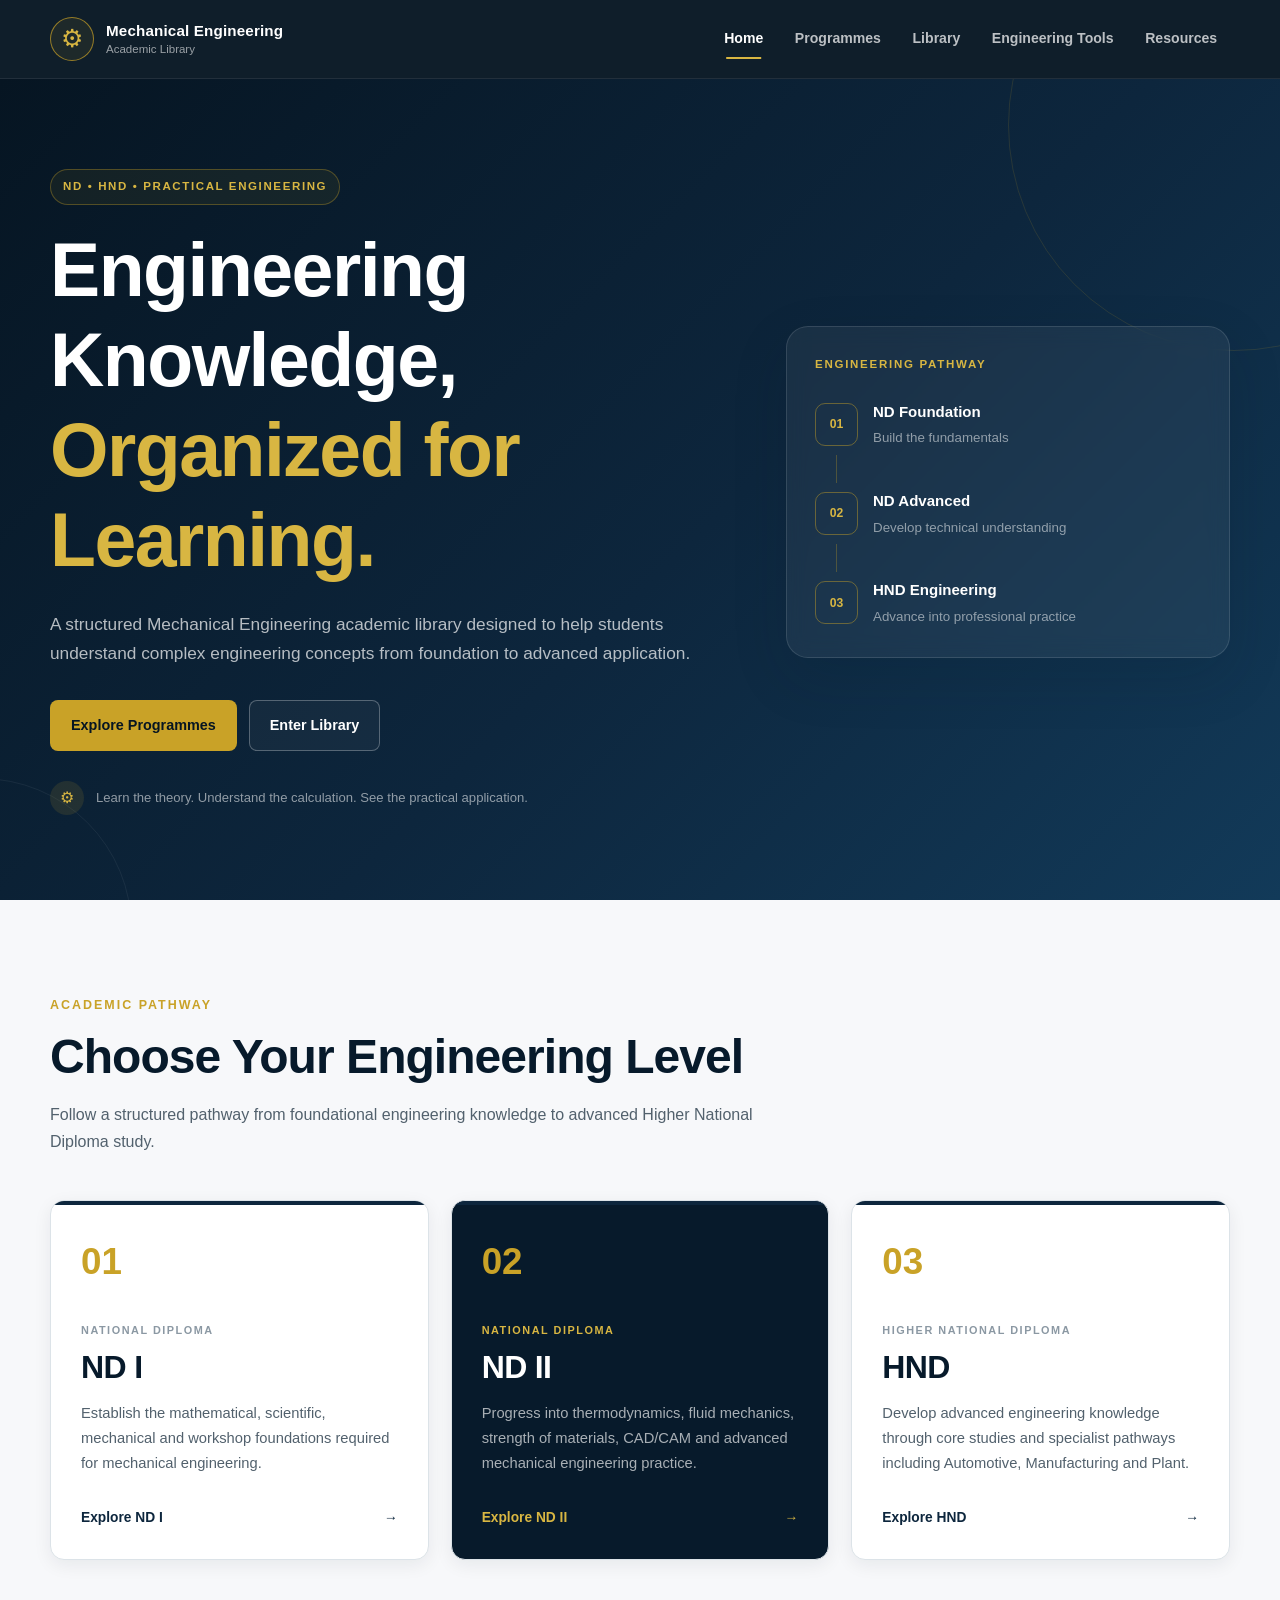
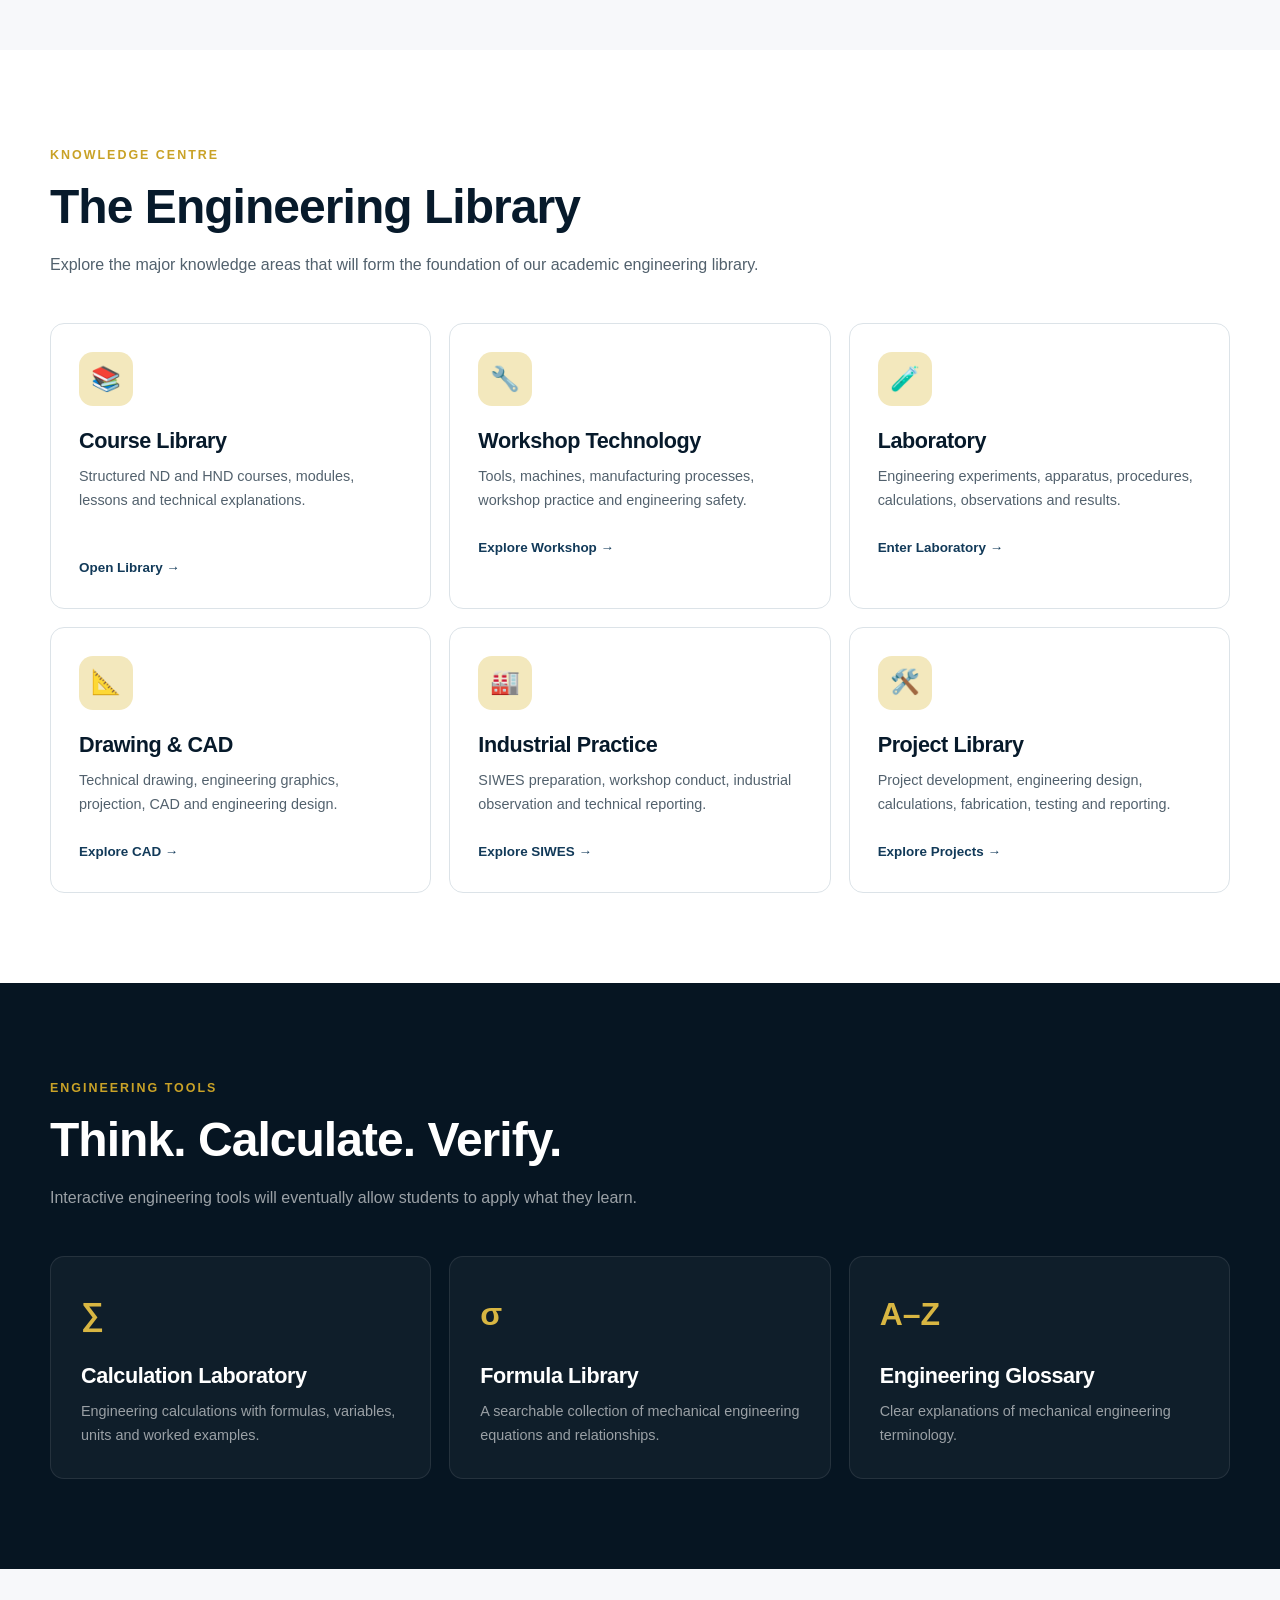
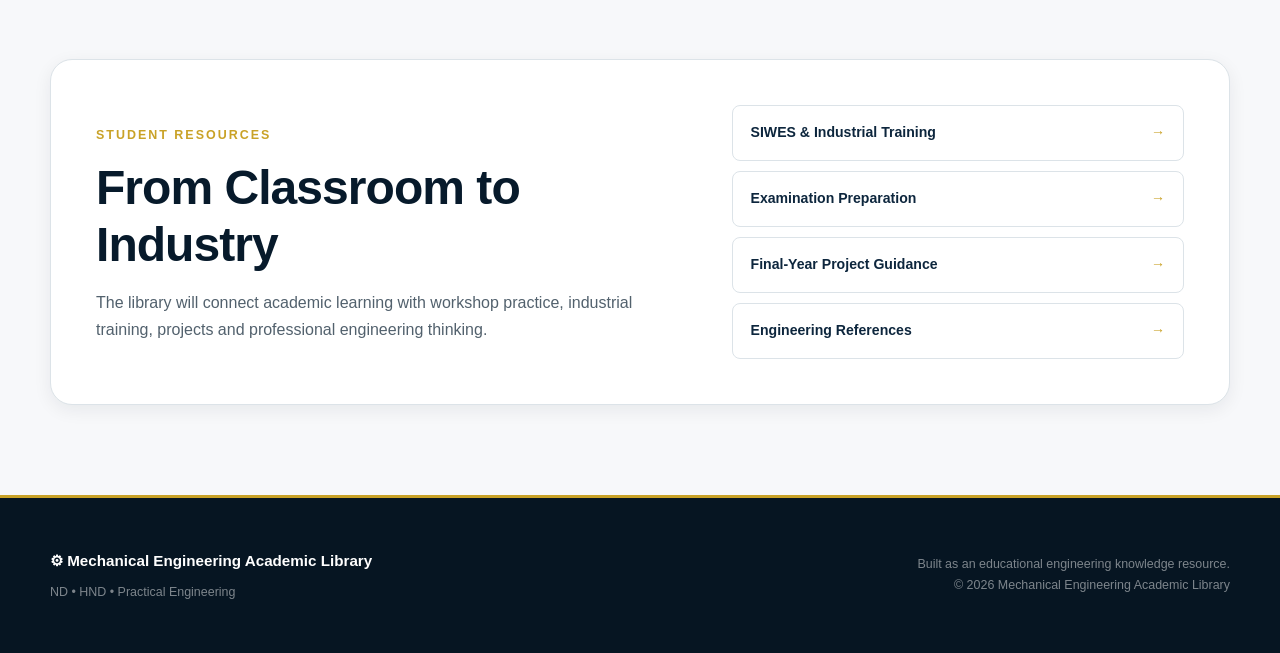
<file: index.html>
<!DOCTYPE html>
<html lang="en">

<head>

    <!-- =====================================================
         BASIC DOCUMENT SETUP
         ===================================================== -->

    <meta charset="UTF-8">

    <meta
        name="viewport"
        content="width=device-width, initial-scale=1.0"
    >

    <meta
        name="description"
        content="Mechanical Engineering Academic Library for National Diploma and Higher National Diploma students."
    >

    <meta
        name="theme-color"
        content="#071a2b"
    >

    <title>
        Mechanical Engineering Academic Library
    </title>

    <!-- Main stylesheet -->
    <link
        rel="stylesheet"
        href="css/style.css"
    >

</head>


<body>

    <!-- =====================================================
         HEADER / NAVIGATION
         ===================================================== -->

    <header class="site-header">

        <div class="container nav-container">

            <!-- Brand -->

            <a
                href="index.html"
                class="brand"
            >

                <span class="brand-mark">⚙</span>

                <span class="brand-text">

                    <strong>
                        Mechanical Engineering
                    </strong>

                    <small>
                        Academic Library
                    </small>

                </span>

            </a>


            <!-- Navigation -->

            <nav
                class="main-nav"
                aria-label="Main navigation"
            >

                <a
                    href="#home"
                    class="nav-link active"
                >
                    Home
                </a>

                <a
                    href="#programmes"
                    class="nav-link"
                >
                    Programmes
                </a>

                <a
                    href="#library"
                    class="nav-link"
                >
                    Library
                </a>

                <a
                    href="#tools"
                    class="nav-link"
                >
                    Engineering Tools
                </a>

                <a
                    href="#resources"
                    class="nav-link"
                >
                    Resources
                </a>

            </nav>


            <!-- Mobile menu button -->

            <button
                class="menu-toggle"
                type="button"
                aria-label="Open navigation menu"
                aria-expanded="false"
            >
                ☰
            </button>

        </div>

    </header>


    <!-- =====================================================
         MAIN CONTENT
         ===================================================== -->

    <main>


        <!-- =================================================
             HERO
             ================================================= -->

        <section
            id="home"
            class="hero-section"
        >

            <div class="container hero-grid">


                <!-- Hero Text -->

                <div class="hero-content">

                    <span class="eyebrow">
                        ND • HND • PRACTICAL ENGINEERING
                    </span>

                    <h1>
                        Engineering Knowledge,
                        <span>Organized for Learning.</span>
                    </h1>

                    <p class="hero-description">

                        A structured Mechanical Engineering
                        academic library designed to help students
                        understand complex engineering concepts
                        from foundation to advanced application.

                    </p>


                    <div class="hero-actions">

                        <a
                            href="#programmes"
                            class="btn btn-primary"
                        >
                            Explore Programmes
                        </a>

                        <a
                            href="#library"
                            class="btn btn-outline"
                        >
                            Enter Library
                        </a>

                    </div>


                    <div class="hero-note">

                        <span>⚙</span>

                        <p>
                            Learn the theory.
                            Understand the calculation.
                            See the practical application.
                        </p>

                    </div>

                </div>


                <!-- Hero Academic Panel -->

                <div class="hero-panel">

                    <div class="panel-label">
                        ENGINEERING PATHWAY
                    </div>

                    <div class="pathway">

                        <div class="path-step">

                            <span class="path-number">
                                01
                            </span>

                            <div>
                                <strong>
                                    ND Foundation
                                </strong>

                                <small>
                                    Build the fundamentals
                                </small>
                            </div>

                        </div>


                        <div class="path-line"></div>


                        <div class="path-step">

                            <span class="path-number">
                                02
                            </span>

                            <div>
                                <strong>
                                    ND Advanced
                                </strong>

                                <small>
                                    Develop technical understanding
                                </small>
                            </div>

                        </div>


                        <div class="path-line"></div>


                        <div class="path-step">

                            <span class="path-number">
                                03
                            </span>

                            <div>
                                <strong>
                                    HND Engineering
                                </strong>

                                <small>
                                    Advance into professional practice
                                </small>

                            </div>

                        </div>

                    </div>

                </div>

            </div>

        </section>


        <!-- =================================================
             PROGRAMMES
             ================================================= -->

        <section
            id="programmes"
            class="content-section"
        >

            <div class="container">

                <div class="section-heading">

                    <span class="section-kicker">
                        ACADEMIC PATHWAY
                    </span>

                    <h2>
                        Choose Your Engineering Level
                    </h2>

                    <p>
                        Follow a structured pathway from
                        foundational engineering knowledge to
                        advanced Higher National Diploma study.
                    </p>

                </div>


                <div class="programme-grid">


                    <!-- ND I -->

                    <article class="programme-card">

                        <div class="card-number">
                            01
                        </div>

                        <span class="card-label">
                            NATIONAL DIPLOMA
                        </span>

                        <h3>
                            ND I
                        </h3>

                        <p>
                            Establish the mathematical,
                            scientific, mechanical and workshop
                            foundations required for mechanical
                            engineering.
                        </p>

                        <a href="programmes/programmes.html#nd1" class="card-link">
                            Explore ND I
                            <span>→</span>
                        </a>

                    </article>


                    <!-- ND II -->

                    <article class="programme-card featured">

                        <div class="card-number">
                            02
                        </div>

                        <span class="card-label">
                            NATIONAL DIPLOMA
                        </span>

                        <h3>
                            ND II
                        </h3>

                        <p>
                            Progress into thermodynamics,
                            fluid mechanics, strength of
                            materials, CAD/CAM and advanced
                            mechanical engineering practice.
                        </p>

                        <a
    href="programmes/programmes.html#nd2"
    class="card-link"
>
    Explore ND II
    <span>→</span>
</a>

                    </article>


                    <!-- HND -->

                    <article class="programme-card">

                        <div class="card-number">
                            03
                        </div>

                        <span class="card-label">
                            HIGHER NATIONAL DIPLOMA
                        </span>

                        <h3>
                            HND
                        </h3>

                        <p>
                            Develop advanced engineering
                            knowledge through core studies and
                            specialist pathways including
                            Automotive, Manufacturing and Plant.
                        </p>

                        <a
    href="programmes/programmes.html#hnd"
    class="card-link"
>
    Explore HND
    <span>→</span>
</a>

                    </article>

                </div>

            </div>

        </section>



        <!-- =================================================
             LIBRARY
             ================================================= -->

        <section
            id="library"
            class="content-section library-section"
        >

            <div class="container">

                <div class="section-heading">

                    <span class="section-kicker">
                        KNOWLEDGE CENTRE
                    </span>

                    <h2>
                        The Engineering Library
                    </h2>

                    <p>
                        Explore the major knowledge areas that
                        will form the foundation of our academic
                        engineering library.
                    </p>

                </div>


                <div class="library-grid">


                    <article class="library-card">

                        <div class="library-icon">
                            📚
                        </div>

                        <h3>
                            Course Library
                        </h3>

                        <p>
                            Structured ND and HND courses,
                            modules, lessons and technical
                            explanations.
                        </p>

                        <a href="courses/courses.html" class="card-link">
    Open Library →
</a>

                    </article>


                    <article class="library-card">

                        <div class="library-icon">
                            🔧
                        </div>

                        <h3>
                            Workshop Technology
                        </h3>

                        <p>
                            Tools, machines, manufacturing
                            processes, workshop practice and
                            engineering safety.
                        </p>

                        <a href="#">
                            Explore Workshop →
                        </a>

                    </article>


                    <article class="library-card">

                        <div class="library-icon">
                            🧪
                        </div>

                        <h3>
                            Laboratory
                        </h3>

                        <p>
                            Engineering experiments,
                            apparatus, procedures, calculations,
                            observations and results.
                        </p>

                        <a href="#">
                            Enter Laboratory →
                        </a>

                    </article>


                    <article class="library-card">

                        <div class="library-icon">
                            📐
                        </div>

                        <h3>
                            Drawing & CAD
                        </h3>

                        <p>
                            Technical drawing, engineering
                            graphics, projection, CAD and
                            engineering design.
                        </p>

                        <a href="#">
                            Explore CAD →
                        </a>

                    </article>


                    <article class="library-card">

                        <div class="library-icon">
                            🏭
                        </div>

                        <h3>
                            Industrial Practice
                        </h3>

                        <p>
                            SIWES preparation, workshop conduct,
                            industrial observation and technical
                            reporting.
                        </p>

                        <a href="#">
                            Explore SIWES →
                        </a>

                    </article>


                    <article class="library-card">

                        <div class="library-icon">
                            🛠️
                        </div>

                        <h3>
                            Project Library
                        </h3>

                        <p>
                            Project development, engineering
                            design, calculations, fabrication,
                            testing and reporting.
                        </p>

                        <a href="#">
                            Explore Projects →
                        </a>

                    </article>

                </div>

            </div>

        </section>



        <!-- =================================================
             ENGINEERING TOOLS
             ================================================= -->

        <section
            id="tools"
            class="tools-section"
        >

            <div class="container">

                <div class="section-heading light">

                    <span class="section-kicker">
                        ENGINEERING TOOLS
                    </span>

                    <h2>
                        Think. Calculate. Verify.
                    </h2>

                    <p>
                        Interactive engineering tools will
                        eventually allow students to apply what
                        they learn.
                    </p>

                </div>


                <div class="tools-grid">

                    <div class="tool-card">

                        <span>
                            ∑
                        </span>

                        <h3>
                            Calculation Laboratory
                        </h3>

                        <p>
                            Engineering calculations with
                            formulas, variables, units and
                            worked examples.
                        </p>

                    </div>


                    <div class="tool-card">

                        <span>
                            σ
                        </span>

                        <h3>
                            Formula Library
                        </h3>

                        <p>
                            A searchable collection of
                            mechanical engineering equations
                            and relationships.
                        </p>

                    </div>


                    <div class="tool-card">

                        <span>
                            A–Z
                        </span>

                        <h3>
                            Engineering Glossary
                        </h3>

                        <p>
                            Clear explanations of mechanical
                            engineering terminology.
                        </p>

                    </div>

                </div>

            </div>

        </section>



        <!-- =================================================
             RESOURCES
             ================================================= -->

        <section
            id="resources"
            class="content-section"
        >

            <div class="container resource-panel">

                <div>

                    <span class="section-kicker">
                        STUDENT RESOURCES
                    </span>

                    <h2>
                        From Classroom to Industry
                    </h2>

                    <p>
                        The library will connect academic
                        learning with workshop practice,
                        industrial training, projects and
                        professional engineering thinking.
                    </p>

                </div>


                <div class="resource-list">

                    <a href="#">
                        SIWES & Industrial Training
                    </a>

                    <a href="#">
                        Examination Preparation
                    </a>

                    <a href="#">
                        Final-Year Project Guidance
                    </a>

                    <a href="#">
                        Engineering References
                    </a>

                </div>

            </div>

        </section>

    </main>



    <!-- =====================================================
         FOOTER
         ===================================================== -->

    <footer class="site-footer">

        <div class="container footer-content">

            <div>

                <div class="footer-brand">
                    ⚙ Mechanical Engineering Academic Library
                </div>

                <p>
                    ND • HND • Practical Engineering
                </p>

            </div>


            <div class="footer-meta">

                <p>
                    Built as an educational engineering
                    knowledge resource.
                </p>

                <p>
                    © 2026 Mechanical Engineering Academic Library
                </p>

            </div>

        </div>

    </footer>



    <!-- JavaScript -->

    <script src="js/main.js"></script>

</body>

</html>
</file>
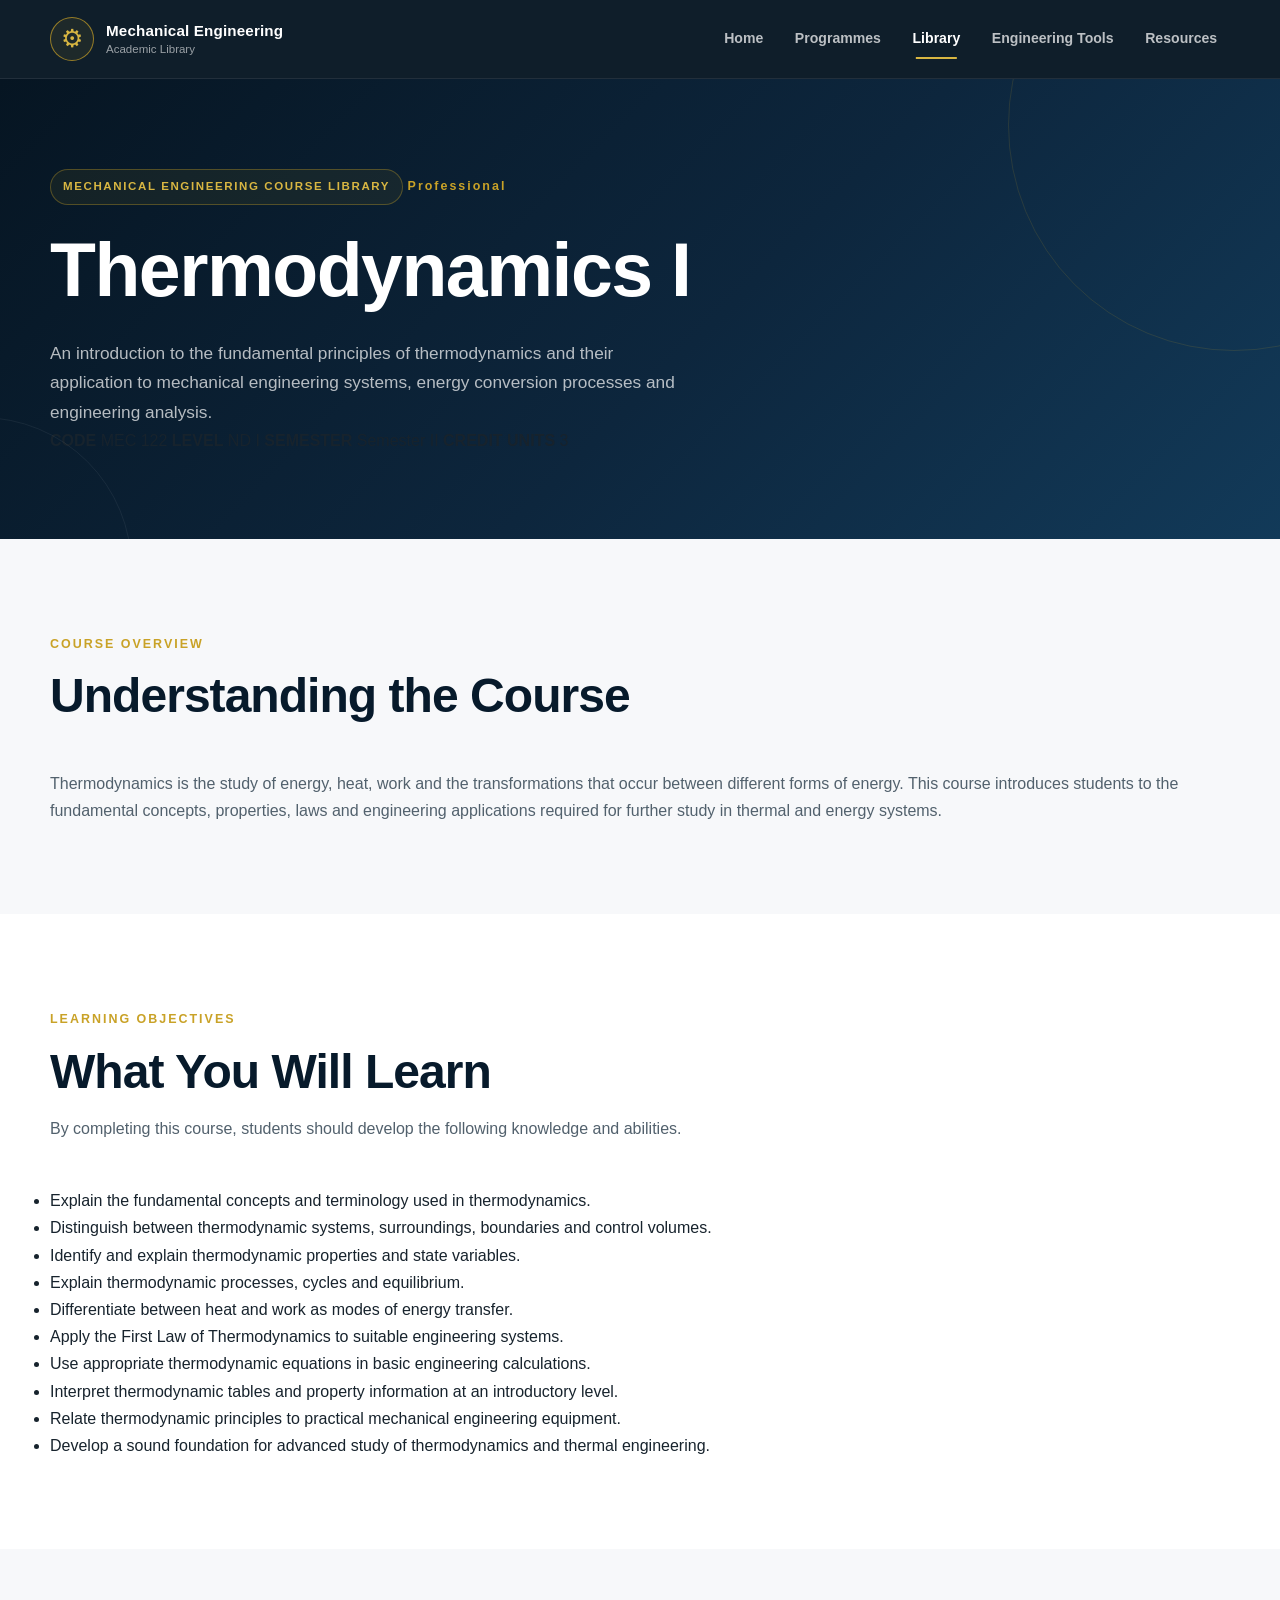
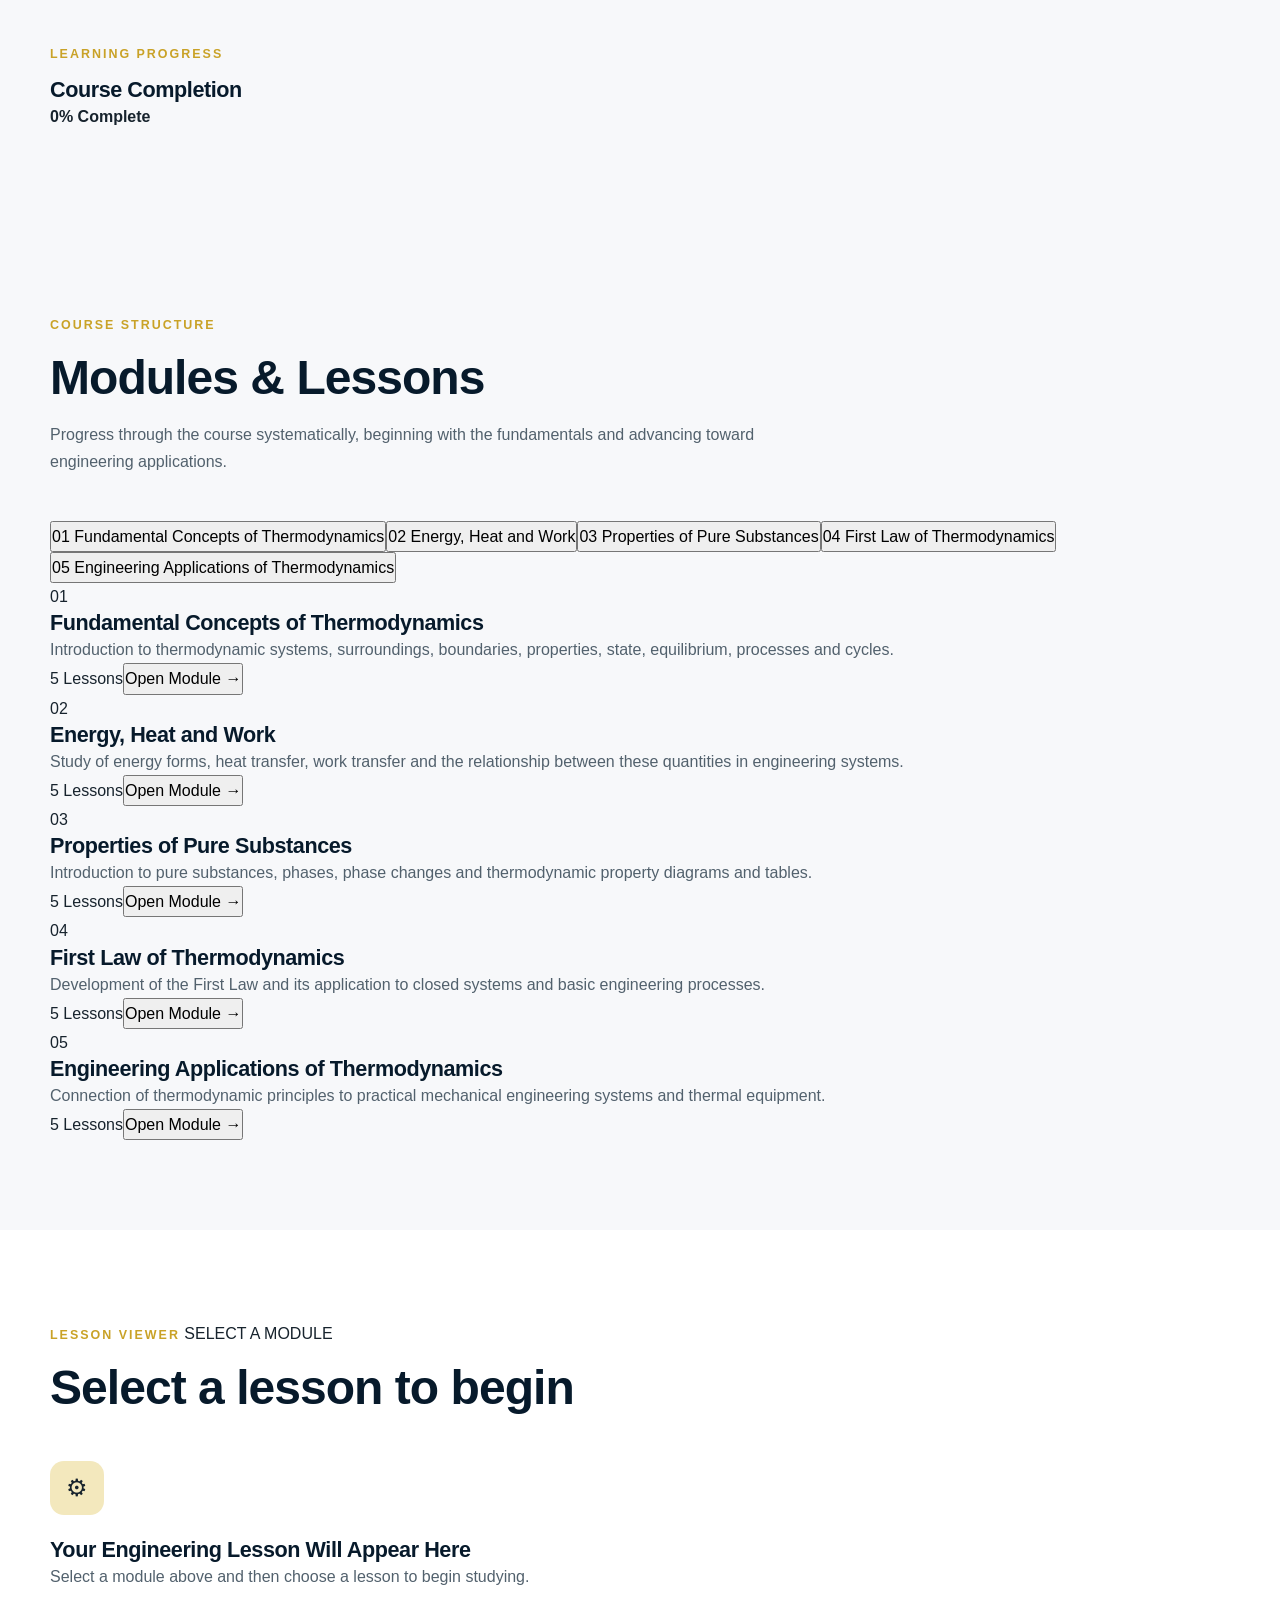
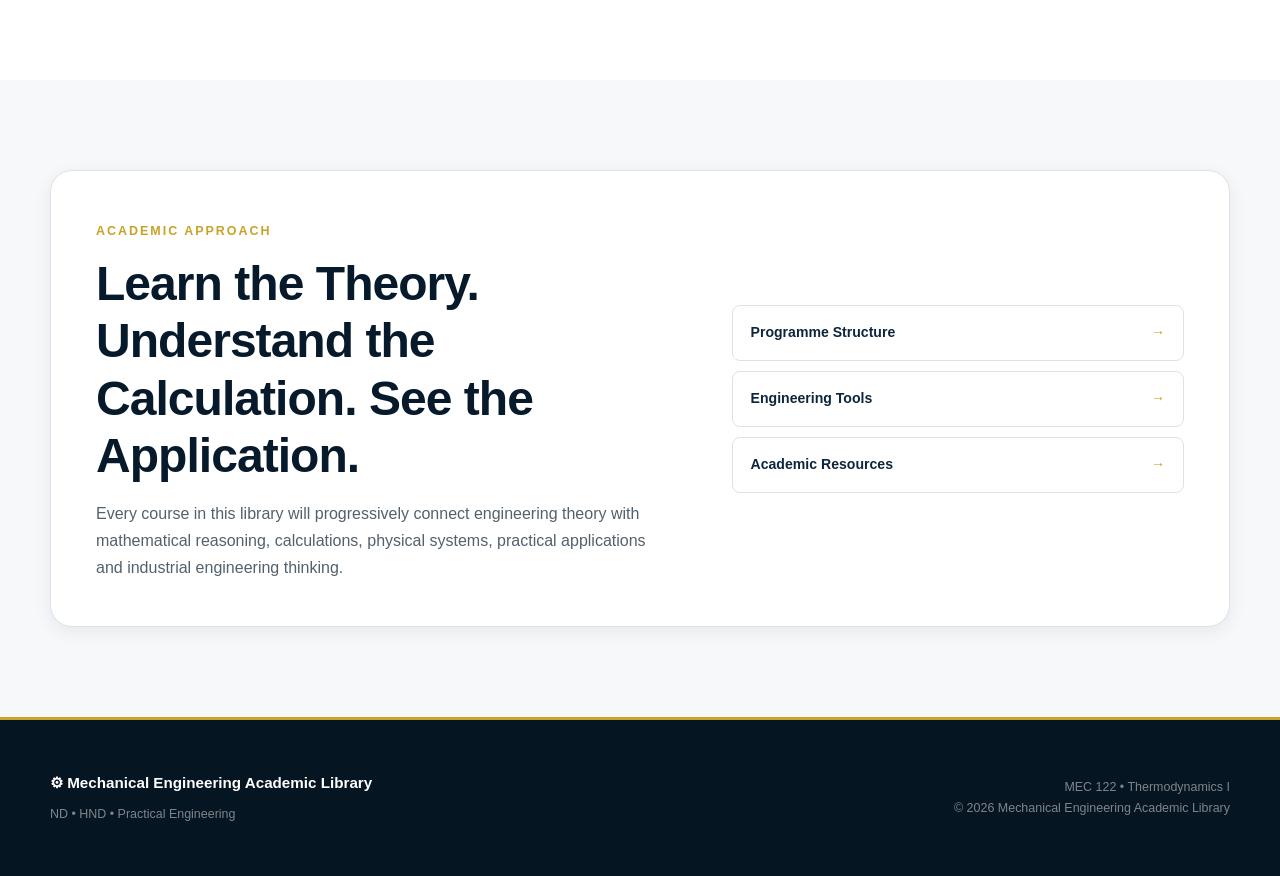
<file: courses/courses.html>
<!DOCTYPE html>
<html lang="en">

<head>

    <!-- =====================================================
         BASIC DOCUMENT SETUP
    ===================================================== -->

    <meta charset="UTF-8">

    <meta
        name="viewport"
        content="width=device-width, initial-scale=1.0"
    >

    <meta
        name="description"
        content="Mechanical Engineering Academic Library — structured ND and HND course learning."
    >

    <meta
        name="theme-color"
        content="#071a2b"
    >

    <title>
        Course Library | Mechanical Engineering Academic Library
    </title>


    <!-- =====================================================
         MAIN WEBSITE STYLES
    ===================================================== -->

    <link
        rel="stylesheet"
        href="../css/style.css"
    >


    <!-- =====================================================
         COURSE-SPECIFIC STYLES
    ===================================================== -->

    <link
        rel="stylesheet"
        href="../css/courses.css"
    >

</head>


<body>


<!-- =====================================================
     HEADER
===================================================== -->

<header class="site-header">

    <div class="container nav-container">

        <a
            href="../index.html"
            class="brand"
        >

            <span class="brand-mark">
                ⚙
            </span>

            <span class="brand-text">

                <strong>
                    Mechanical Engineering
                </strong>

                <small>
                    Academic Library
                </small>

            </span>

        </a>


        <button
            class="menu-toggle"
            type="button"
            aria-label="Open navigation menu"
            aria-expanded="false"
        >
            ☰
        </button>


        <nav
            class="main-nav"
            aria-label="Main navigation"
        >

            <a
                href="../index.html"
                class="nav-link"
            >
                Home
            </a>

            <a
                href="../programmes/programmes.html"
                class="nav-link"
            >
                Programmes
            </a>

            <a
                href="courses.html"
                class="nav-link active"
            >
                Library
            </a>

            <a
                href="../index.html#tools"
                class="nav-link"
            >
                Engineering Tools
            </a>

            <a
                href="../index.html#resources"
                class="nav-link"
            >
                Resources
            </a>

        </nav>

    </div>

</header>



<!-- =====================================================
     COURSE HERO
===================================================== -->

<main>


<section class="hero-section">

    <div class="container">

        <div class="hero-content">

            <span class="eyebrow">
                MECHANICAL ENGINEERING COURSE LIBRARY
            </span>


            <!-- JavaScript fills this -->

            <span
                id="course-category"
                class="section-kicker"
            >
                PROFESSIONAL
            </span>


            <h1 id="course-title">
                Thermodynamics I
            </h1>


            <p
                id="course-description"
                class="hero-description"
            >
                Loading course information...
            </p>


            <div class="course-meta">

                <span>
                    <strong>CODE</strong>
                    <span id="course-code">MEC 122</span>
                </span>

                <span>
                    <strong>LEVEL</strong>
                    <span id="course-level">ND I</span>
                </span>

                <span>
                    <strong>SEMESTER</strong>
                    <span id="course-semester">Semester II</span>
                </span>

                <span>
                    <strong>CREDIT UNITS</strong>
                    <span id="course-units">3</span>
                </span>

            </div>

        </div>

    </div>

</section>



<!-- =====================================================
     COURSE OVERVIEW
===================================================== -->

<section class="content-section">

    <div class="container">

        <div class="section-heading">

            <span class="section-kicker">
                COURSE OVERVIEW
            </span>

            <h2>
                Understanding the Course
            </h2>

        </div>


        <div
            id="course-overview-content"
            class="course-overview"
        >

            <!-- JavaScript inserts overview -->

            <p>
                Loading course overview...
            </p>

        </div>

    </div>

</section>



<!-- =====================================================
     LEARNING OBJECTIVES
===================================================== -->

<section class="content-section library-section">

    <div class="container">

        <div class="section-heading">

            <span class="section-kicker">
                LEARNING OBJECTIVES
            </span>

            <h2>
                What You Will Learn
            </h2>

            <p>
                By completing this course, students should
                develop the following knowledge and abilities.
            </p>

        </div>


        <ul
            id="course-objectives"
            class="objectives-list"
        >

            <!-- JavaScript inserts objectives -->

        </ul>

    </div>

</section>



<!-- =====================================================
     COURSE PROGRESS
===================================================== -->

<section class="content-section">

    <div class="container">

        <div class="course-progress-panel">

            <div class="course-progress-header">

                <div>

                    <span class="section-kicker">
                        LEARNING PROGRESS
                    </span>

                    <h3>
                        Course Completion
                    </h3>

                </div>


                <strong id="course-progress-text">
                    0% Complete
                </strong>

            </div>


            <div
                class="course-progress-track"
                aria-label="Course progress"
            >

                <div
                    id="course-progress-bar"
                    class="course-progress-bar"
                    style="width: 0%;"
                ></div>

            </div>

        </div>

    </div>

</section>



<!-- =====================================================
     COURSE MODULES
===================================================== -->

<section class="content-section">

    <div class="container">

        <div class="section-heading">

            <span class="section-kicker">
                COURSE STRUCTURE
            </span>

            <h2>
                Modules & Lessons
            </h2>

            <p>
                Progress through the course systematically,
                beginning with the fundamentals and advancing
                toward engineering applications.
            </p>

        </div>


        <!-- =================================================
             MODULE NAVIGATION
        ================================================== -->

        <div
            id="module-navigation"
            class="module-navigation"
        >

            <!-- JavaScript inserts module buttons -->

        </div>


        <!-- =================================================
             MODULE LIST
        ================================================== -->

        <div
            id="module-list"
            class="module-list"
        >

            <!-- JavaScript inserts module cards -->

        </div>

    </div>

</section>



<!-- =====================================================
     LESSON VIEWER
===================================================== -->

<section
    id="lesson-viewer"
    class="content-section library-section"
>

    <div class="container">

        <div class="section-heading">

            <span class="section-kicker">
                LESSON VIEWER
            </span>

            <span
                id="lesson-module-label"
                class="lesson-module-label"
            >
                SELECT A MODULE
            </span>

            <h2 id="lesson-title">
                Select a lesson to begin
            </h2>

        </div>


        <div
            id="lesson-content"
            class="lesson-content"
        >

            <div class="lesson-placeholder">

                <div class="library-icon">
                    ⚙
                </div>

                <h3>
                    Your Engineering Lesson Will Appear Here
                </h3>

                <p>
                    Select a module above and then choose
                    a lesson to begin studying.
                </p>

            </div>

        </div>

    </div>

</section>



<!-- =====================================================
     ACADEMIC LEARNING APPROACH
===================================================== -->

<section class="content-section">

    <div class="container">

        <div class="resource-panel">

            <div>

                <span class="section-kicker">
                    ACADEMIC APPROACH
                </span>

                <h2>
                    Learn the Theory.
                    Understand the Calculation.
                    See the Application.
                </h2>

                <p>
                    Every course in this library will
                    progressively connect engineering theory
                    with mathematical reasoning, calculations,
                    physical systems, practical applications
                    and industrial engineering thinking.
                </p>

            </div>


            <div class="resource-list">

                <a href="../programmes/programmes.html">
                    Programme Structure
                </a>

                <a href="../index.html#tools">
                    Engineering Tools
                </a>

                <a href="../index.html#resources">
                    Academic Resources
                </a>

            </div>

        </div>

    </div>

</section>


</main>



<!-- =====================================================
     FOOTER
===================================================== -->

<footer class="site-footer">

    <div class="container footer-content">

        <div>

            <div class="footer-brand">
                ⚙ Mechanical Engineering Academic Library
            </div>

            <p>
                ND • HND • Practical Engineering
            </p>

        </div>


        <div class="footer-meta">

            <p>
                MEC 122 • Thermodynamics I
            </p>

            <p>
                © 2026 Mechanical Engineering Academic Library
            </p>

        </div>

    </div>

</footer>



<!-- =====================================================
     JAVASCRIPT
===================================================== -->


<!-- MEC 122 COURSE DATA -->

<script src="../data/courses/mec122.js"></script>


<!-- UNIVERSAL COURSE ENGINE -->

<script src="../js/courses.js"></script>


<!-- MAIN WEBSITE JAVASCRIPT -->

<script src="../js/main.js"></script>


</body>

</html>
</file>
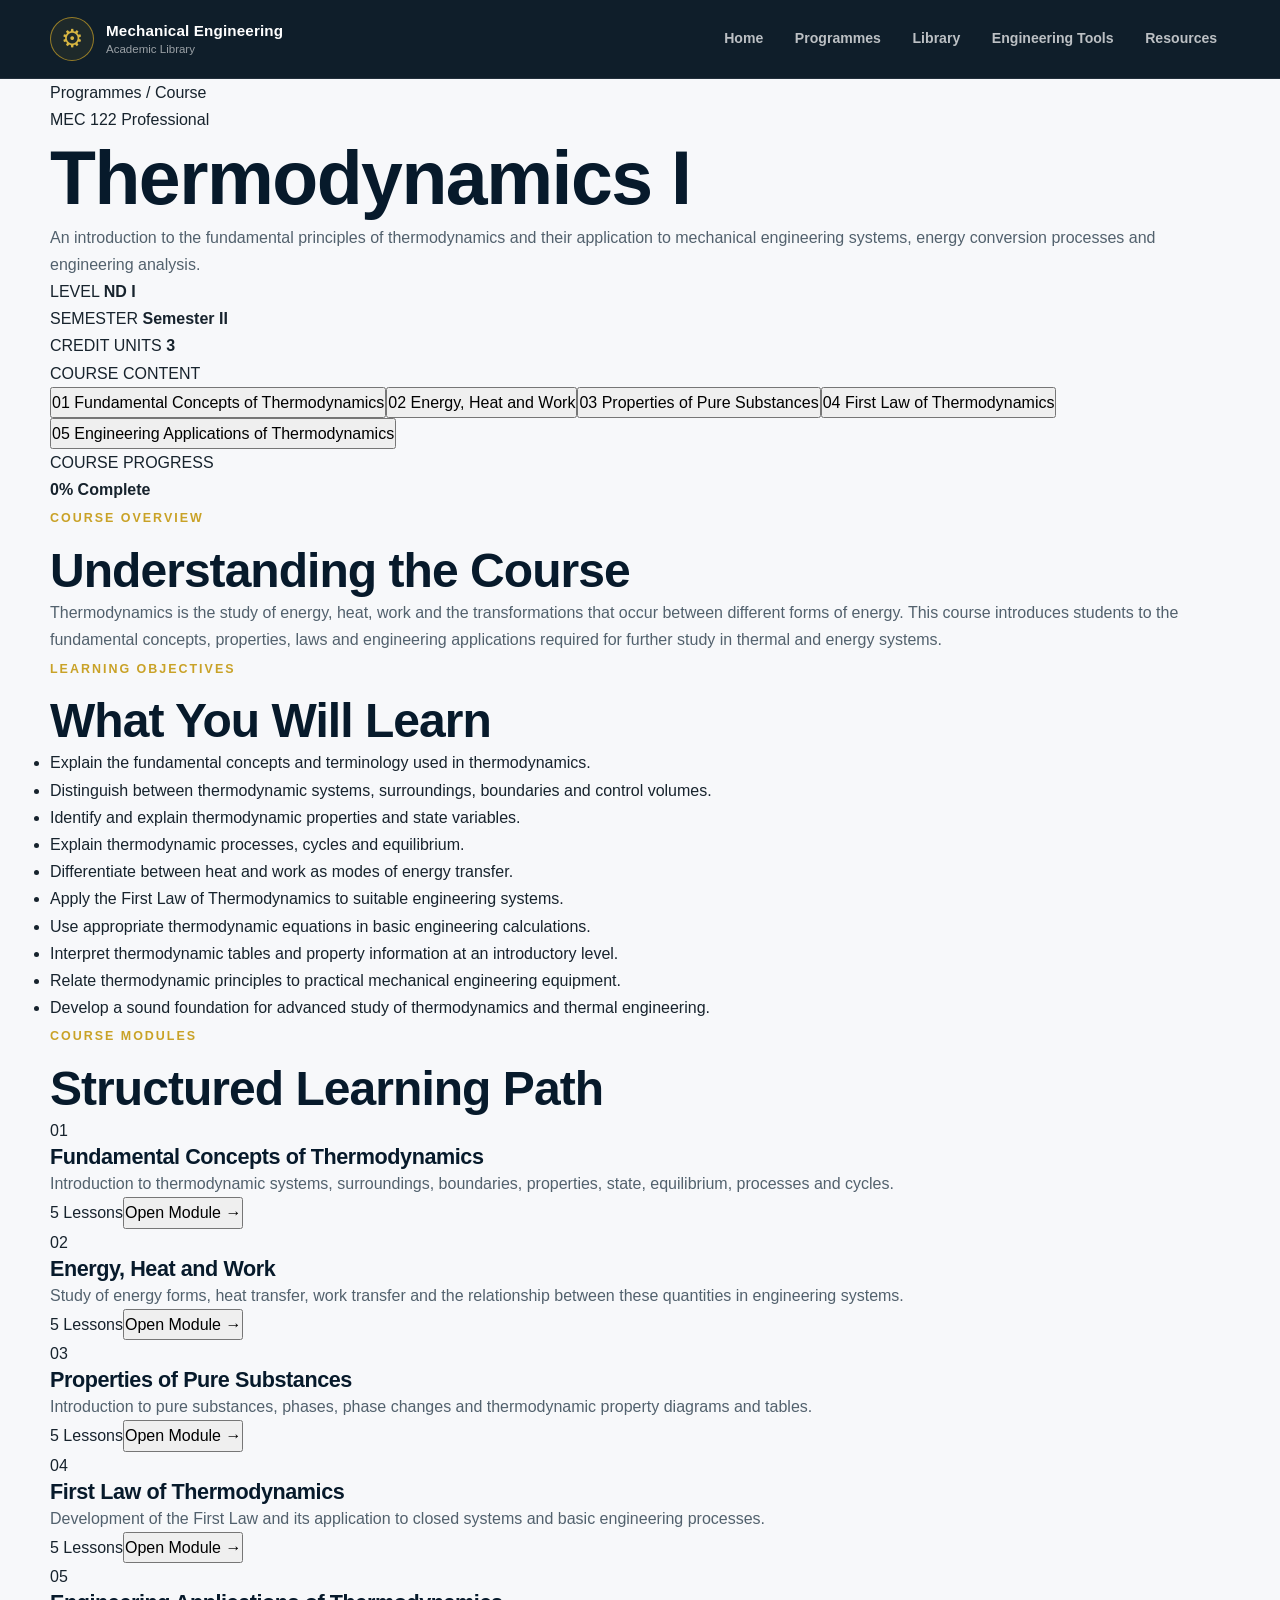
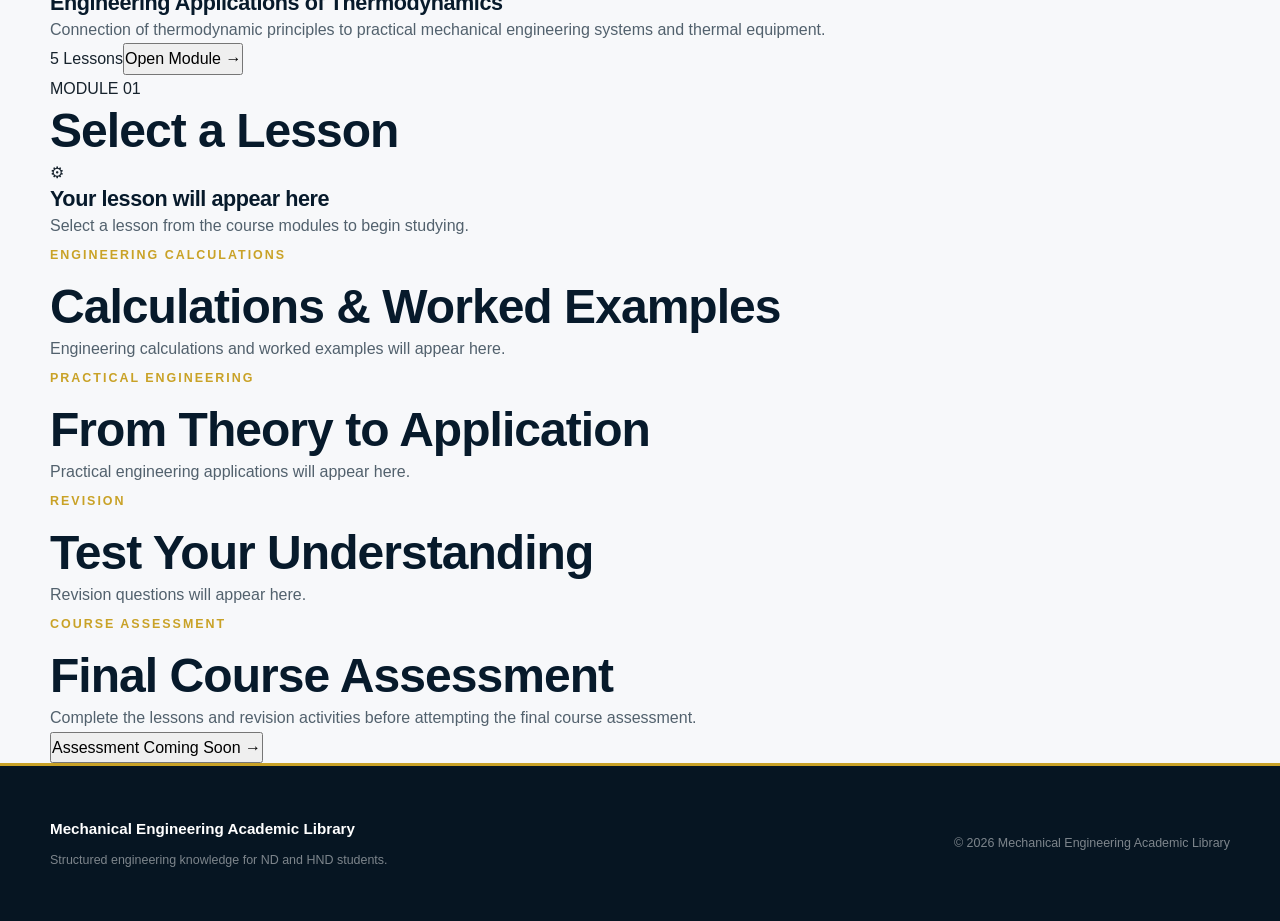
<file: pages/course.html>
<!DOCTYPE html>
<html lang="en">

<head>

    <meta charset="UTF-8">

    <meta
        name="viewport"
        content="width=device-width, initial-scale=1.0"
    >

    <meta
        name="description"
        content="Mechanical Engineering Academic Library course learning environment."
    >

    <title>
        Course | Mechanical Engineering Academic Library
    </title>

    <link
        rel="stylesheet"
        href="../css/style.css"
    >

    <link
        rel="stylesheet"
        href="../css/courses.css"
    >

</head>


<body>


<!-- =====================================================
     HEADER
     ===================================================== -->

<header class="site-header">

    <div class="container nav-container">

        <a
            href="../index.html"
            class="brand"
        >

            <span class="brand-mark">
                ⚙
            </span>

            <span class="brand-text">

                <strong>
                    Mechanical Engineering
                </strong>

                <small>
                    Academic Library
                </small>

            </span>

        </a>


        <button
            class="menu-toggle"
            type="button"
            aria-label="Open navigation menu"
            aria-expanded="false"
        >
            ☰
        </button>


        <nav class="main-nav">

            <a
                href="../index.html"
                class="nav-link"
            >
                Home
            </a>

            <a
                href="programmes.html"
                class="nav-link"
            >
                Programmes
            </a>

            <a
                href="programmes.html#programme-library"
                class="nav-link"
            >
                Library
            </a>

            <a
                href="programmes.html#engineering-tools"
                class="nav-link"
            >
                Engineering Tools
            </a>

            <a
                href="programmes.html#resources"
                class="nav-link"
            >
                Resources
            </a>

        </nav>

    </div>

</header>



<!-- =====================================================
     COURSE HERO
     ===================================================== -->

<main>

<section class="course-hero">

    <div class="container">

        <div class="course-breadcrumb">

            <a href="programmes.html">
                Programmes
            </a>

            <span>
                /
            </span>

            <span>
                Course
            </span>

        </div>


        <div class="course-identity">

            <div class="course-identity-main">

                <span
                    id="course-code"
                    class="course-page-code"
                >
                    MEC 000
                </span>


                <span
                    id="course-category"
                    class="course-page-category"
                >
                    Professional
                </span>


                <h1 id="course-title">
                    Course Title
                </h1>


                <p
                    id="course-description"
                    class="course-page-description"
                >
                    Loading course information...
                </p>

            </div>


            <div class="course-meta-panel">

                <div class="course-meta-item">

                    <span>
                        LEVEL
                    </span>

                    <strong id="course-level">
                        ND I
                    </strong>

                </div>


                <div class="course-meta-item">

                    <span>
                        SEMESTER
                    </span>

                    <strong id="course-semester">
                        Semester II
                    </strong>

                </div>


                <div class="course-meta-item">

                    <span>
                        CREDIT UNITS
                    </span>

                    <strong id="course-units">
                        0
                    </strong>

                </div>

            </div>

        </div>

    </div>

</section>



<!-- =====================================================
     COURSE BODY
     ===================================================== -->

<section class="course-learning-section">

    <div class="container course-layout">


        <!-- =============================================
             COURSE SIDEBAR
        ============================================== -->

        <aside class="course-sidebar">

            <div class="course-sidebar-inner">

                <span class="sidebar-label">
                    COURSE CONTENT
                </span>


                <nav
                    id="module-navigation"
                    class="module-navigation"
                >

                    <!-- JavaScript inserts modules -->

                </nav>


                <div class="course-progress-box">

                    <span>
                        COURSE PROGRESS
                    </span>


                    <div class="progress-track">

                        <div
                            id="course-progress-bar"
                            class="progress-bar"
                            style="width: 0%;"
                        ></div>

                    </div>


                    <strong id="course-progress-text">
                        0% Complete
                    </strong>

                </div>

            </div>

        </aside>



        <!-- =============================================
             MAIN COURSE CONTENT
        ============================================== -->

        <div class="course-main">


            <!-- =========================================
                 COURSE OVERVIEW
            ========================================== -->

            <section
                id="course-overview"
                class="course-content-card"
            >

                <span class="section-kicker">
                    COURSE OVERVIEW
                </span>


                <h2>
                    Understanding the Course
                </h2>


                <div id="course-overview-content">

                    <p>
                        Course information will appear here.
                    </p>

                </div>

            </section>



            <!-- =========================================
                 LEARNING OBJECTIVES
            ========================================== -->

            <section
                id="learning-objectives"
                class="course-content-card"
            >

                <span class="section-kicker">
                    LEARNING OBJECTIVES
                </span>


                <h2>
                    What You Will Learn
                </h2>


                <ul
                    id="course-objectives"
                    class="objective-list"
                >

                    <!-- JavaScript inserts objectives -->

                </ul>

            </section>



            <!-- =========================================
                 MODULE AREA
            ========================================== -->

            <section
                id="course-modules"
                class="course-content-card"
            >

                <span class="section-kicker">
                    COURSE MODULES
                </span>


                <h2>
                    Structured Learning Path
                </h2>


                <div
                    id="module-list"
                    class="module-list"
                >

                    <!-- JavaScript inserts modules -->

                </div>

            </section>



            <!-- =========================================
                 LESSON VIEWER
            ========================================== -->

            <section
                id="lesson-viewer"
                class="lesson-viewer"
            >

                <div class="lesson-header">

                    <div>

                        <span
                            id="lesson-module-label"
                            class="lesson-module-label"
                        >
                            MODULE 01
                        </span>


                        <h2 id="lesson-title">
                            Select a Lesson
                        </h2>

                    </div>

                </div>


                <div
                    id="lesson-content"
                    class="lesson-content"
                >

                    <div class="lesson-placeholder">

                        <div class="placeholder-icon">
                            ⚙
                        </div>

                        <h3>
                            Your lesson will appear here
                        </h3>

                        <p>
                            Select a lesson from the course
                            modules to begin studying.
                        </p>

                    </div>

                </div>

            </section>



            <!-- =========================================
                 ENGINEERING CALCULATIONS
            ========================================== -->

            <section
                id="engineering-calculations"
                class="course-content-card"
            >

                <span class="section-kicker">
                    ENGINEERING CALCULATIONS
                </span>


                <h2>
                    Calculations & Worked Examples
                </h2>


                <div
                    id="calculation-content"
                    class="calculation-area"
                >

                    <p>
                        Engineering calculations and
                        worked examples will appear here.
                    </p>

                </div>

            </section>



            <!-- =========================================
                 PRACTICAL APPLICATION
            ========================================== -->

            <section
                id="practical-application"
                class="course-content-card"
            >

                <span class="section-kicker">
                    PRACTICAL ENGINEERING
                </span>


                <h2>
                    From Theory to Application
                </h2>


                <div
                    id="practical-content"
                    class="practical-area"
                >

                    <p>
                        Practical engineering applications
                        will appear here.
                    </p>

                </div>

            </section>



            <!-- =========================================
                 REVISION
            ========================================== -->

            <section
                id="course-revision"
                class="course-content-card"
            >

                <span class="section-kicker">
                    REVISION
                </span>


                <h2>
                    Test Your Understanding
                </h2>


                <div
                    id="revision-content"
                    class="revision-area"
                >

                    <p>
                        Revision questions will appear here.
                    </p>

                </div>

            </section>



            <!-- =========================================
                 COURSE ASSESSMENT
            ========================================== -->

            <section
                id="course-assessment"
                class="course-assessment-card"
            >

                <span class="section-kicker">
                    COURSE ASSESSMENT
                </span>


                <h2>
                    Final Course Assessment
                </h2>


                <p>
                    Complete the lessons and revision
                    activities before attempting the final
                    course assessment.
                </p>


                <button
                    id="start-assessment"
                    type="button"
                    class="assessment-button"
                >
                    Assessment Coming Soon →
                </button>

            </section>


        </div>

    </div>

</section>

</main>



<!-- =====================================================
     FOOTER
     ===================================================== -->

<footer class="site-footer">

    <div class="container footer-content">

        <div>

            <div class="footer-brand">
                Mechanical Engineering Academic Library
            </div>

            <p>
                Structured engineering knowledge for
                ND and HND students.
            </p>

        </div>


        <div class="footer-meta">

            <p>
                © 2026 Mechanical Engineering Academic Library
            </p>

        </div>

    </div>

</footer>



<!-- =====================================================
     JAVASCRIPT
     ===================================================== -->

<script src="../data/curriculum.js"></script>

<script src="../data/courses/mec122.js"></script>

<script src="../js/courses.js"></script>

<script src="../js/main.js"></script>

</body>

</html>
</file>
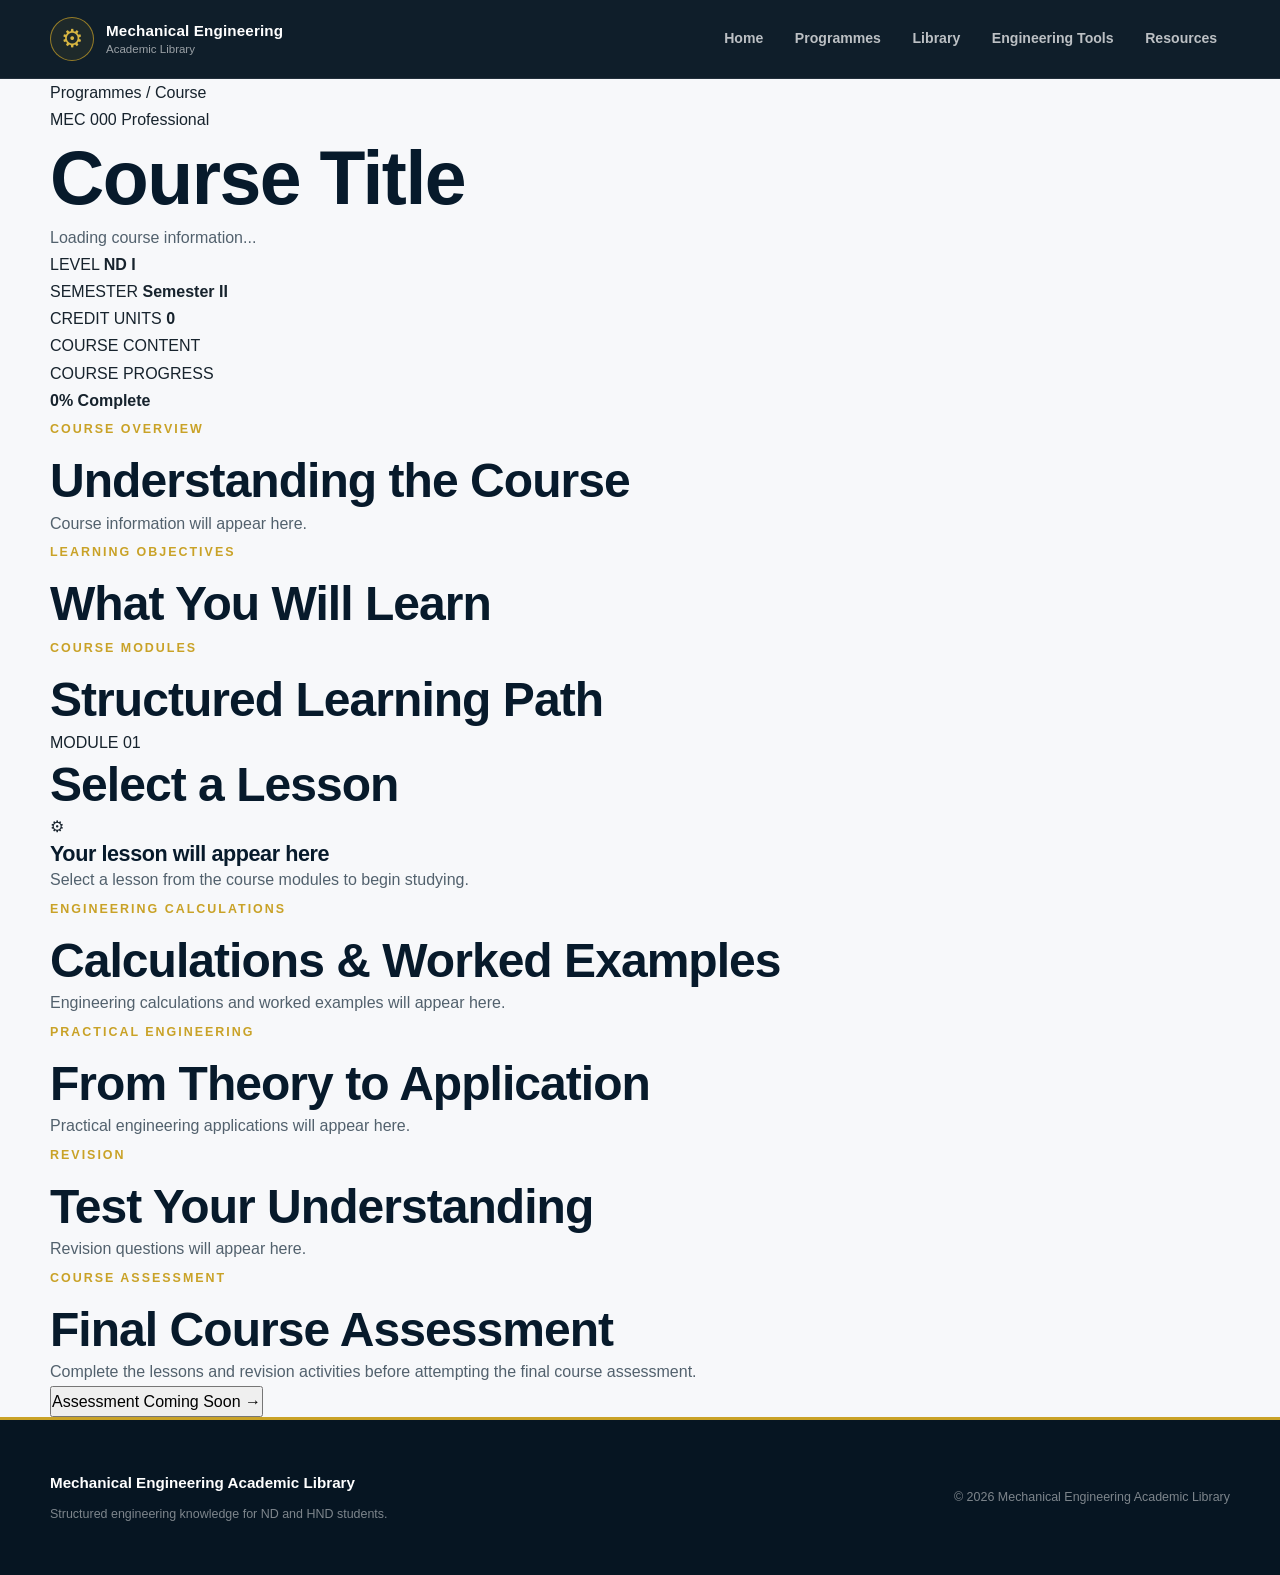
<file: pages/courses.html>
<!DOCTYPE html>
<html lang="en">

<head>

    <meta charset="UTF-8">

    <meta
        name="viewport"
        content="width=device-width, initial-scale=1.0"
    >

    <meta
        name="description"
        content="Mechanical Engineering Academic Library course learning environment."
    >

    <title>
        Course | Mechanical Engineering Academic Library
    </title>

    <link
        rel="stylesheet"
        href="../css/style.css"
    >

    <link
        rel="stylesheet"
        href="../css/courses.css"
    >

</head>


<body>


<!-- =====================================================
     HEADER
     ===================================================== -->

<header class="site-header">

    <div class="container nav-container">

        <a
            href="../index.html"
            class="brand"
        >

            <span class="brand-mark">
                ⚙
            </span>

            <span class="brand-text">

                <strong>
                    Mechanical Engineering
                </strong>

                <small>
                    Academic Library
                </small>

            </span>

        </a>


        <button
            class="menu-toggle"
            type="button"
            aria-label="Open navigation menu"
            aria-expanded="false"
        >
            ☰
        </button>


        <nav class="main-nav">

            <a
                href="../index.html"
                class="nav-link"
            >
                Home
            </a>

            <a
                href="programmes.html"
                class="nav-link"
            >
                Programmes
            </a>

            <a
                href="programmes.html#programme-library"
                class="nav-link"
            >
                Library
            </a>

            <a
                href="programmes.html#engineering-tools"
                class="nav-link"
            >
                Engineering Tools
            </a>

            <a
                href="programmes.html#resources"
                class="nav-link"
            >
                Resources
            </a>

        </nav>

    </div>

</header>



<!-- =====================================================
     COURSE HERO
     ===================================================== -->

<main>

<section class="course-hero">

    <div class="container">

        <div class="course-breadcrumb">

            <a href="programmes.html">
                Programmes
            </a>

            <span>
                /
            </span>

            <span>
                Course
            </span>

        </div>


        <div class="course-identity">

            <div class="course-identity-main">

                <span
                    id="course-code"
                    class="course-page-code"
                >
                    MEC 000
                </span>


                <span
                    id="course-category"
                    class="course-page-category"
                >
                    Professional
                </span>


                <h1 id="course-title">
                    Course Title
                </h1>


                <p
                    id="course-description"
                    class="course-page-description"
                >
                    Loading course information...
                </p>

            </div>


            <div class="course-meta-panel">

                <div class="course-meta-item">

                    <span>
                        LEVEL
                    </span>

                    <strong id="course-level">
                        ND I
                    </strong>

                </div>


                <div class="course-meta-item">

                    <span>
                        SEMESTER
                    </span>

                    <strong id="course-semester">
                        Semester II
                    </strong>

                </div>


                <div class="course-meta-item">

                    <span>
                        CREDIT UNITS
                    </span>

                    <strong id="course-units">
                        0
                    </strong>

                </div>

            </div>

        </div>

    </div>

</section>



<!-- =====================================================
     COURSE BODY
     ===================================================== -->

<section class="course-learning-section">

    <div class="container course-layout">


        <!-- =============================================
             COURSE SIDEBAR
        ============================================== -->

        <aside class="course-sidebar">

            <div class="course-sidebar-inner">

                <span class="sidebar-label">
                    COURSE CONTENT
                </span>


                <nav
                    id="module-navigation"
                    class="module-navigation"
                >

                    <!-- JavaScript inserts modules -->

                </nav>


                <div class="course-progress-box">

                    <span>
                        COURSE PROGRESS
                    </span>


                    <div class="progress-track">

                        <div
                            id="course-progress-bar"
                            class="progress-bar"
                            style="width: 0%;"
                        ></div>

                    </div>


                    <strong id="course-progress-text">
                        0% Complete
                    </strong>

                </div>

            </div>

        </aside>



        <!-- =============================================
             MAIN COURSE CONTENT
        ============================================== -->

        <div class="course-main">


            <!-- =========================================
                 COURSE OVERVIEW
            ========================================== -->

            <section
                id="course-overview"
                class="course-content-card"
            >

                <span class="section-kicker">
                    COURSE OVERVIEW
                </span>


                <h2>
                    Understanding the Course
                </h2>


                <div id="course-overview-content">

                    <p>
                        Course information will appear here.
                    </p>

                </div>

            </section>



            <!-- =========================================
                 LEARNING OBJECTIVES
            ========================================== -->

            <section
                id="learning-objectives"
                class="course-content-card"
            >

                <span class="section-kicker">
                    LEARNING OBJECTIVES
                </span>


                <h2>
                    What You Will Learn
                </h2>


                <ul
                    id="course-objectives"
                    class="objective-list"
                >

                    <!-- JavaScript inserts objectives -->

                </ul>

            </section>



            <!-- =========================================
                 MODULE AREA
            ========================================== -->

            <section
                id="course-modules"
                class="course-content-card"
            >

                <span class="section-kicker">
                    COURSE MODULES
                </span>


                <h2>
                    Structured Learning Path
                </h2>


                <div
                    id="module-list"
                    class="module-list"
                >

                    <!-- JavaScript inserts modules -->

                </div>

            </section>



            <!-- =========================================
                 LESSON VIEWER
            ========================================== -->

            <section
                id="lesson-viewer"
                class="lesson-viewer"
            >

                <div class="lesson-header">

                    <div>

                        <span
                            id="lesson-module-label"
                            class="lesson-module-label"
                        >
                            MODULE 01
                        </span>


                        <h2 id="lesson-title">
                            Select a Lesson
                        </h2>

                    </div>

                </div>


                <div
                    id="lesson-content"
                    class="lesson-content"
                >

                    <div class="lesson-placeholder">

                        <div class="placeholder-icon">
                            ⚙
                        </div>

                        <h3>
                            Your lesson will appear here
                        </h3>

                        <p>
                            Select a lesson from the course
                            modules to begin studying.
                        </p>

                    </div>

                </div>

            </section>



            <!-- =========================================
                 ENGINEERING CALCULATIONS
            ========================================== -->

            <section
                id="engineering-calculations"
                class="course-content-card"
            >

                <span class="section-kicker">
                    ENGINEERING CALCULATIONS
                </span>


                <h2>
                    Calculations & Worked Examples
                </h2>


                <div
                    id="calculation-content"
                    class="calculation-area"
                >

                    <p>
                        Engineering calculations and
                        worked examples will appear here.
                    </p>

                </div>

            </section>



            <!-- =========================================
                 PRACTICAL APPLICATION
            ========================================== -->

            <section
                id="practical-application"
                class="course-content-card"
            >

                <span class="section-kicker">
                    PRACTICAL ENGINEERING
                </span>


                <h2>
                    From Theory to Application
                </h2>


                <div
                    id="practical-content"
                    class="practical-area"
                >

                    <p>
                        Practical engineering applications
                        will appear here.
                    </p>

                </div>

            </section>



            <!-- =========================================
                 REVISION
            ========================================== -->

            <section
                id="course-revision"
                class="course-content-card"
            >

                <span class="section-kicker">
                    REVISION
                </span>


                <h2>
                    Test Your Understanding
                </h2>


                <div
                    id="revision-content"
                    class="revision-area"
                >

                    <p>
                        Revision questions will appear here.
                    </p>

                </div>

            </section>



            <!-- =========================================
                 COURSE ASSESSMENT
            ========================================== -->

            <section
                id="course-assessment"
                class="course-assessment-card"
            >

                <span class="section-kicker">
                    COURSE ASSESSMENT
                </span>


                <h2>
                    Final Course Assessment
                </h2>


                <p>
                    Complete the lessons and revision
                    activities before attempting the final
                    course assessment.
                </p>


                <button
                    id="start-assessment"
                    type="button"
                    class="assessment-button"
                >
                    Assessment Coming Soon →
                </button>

            </section>


        </div>

    </div>

</section>

</main>



<!-- =====================================================
     FOOTER
     ===================================================== -->

<footer class="site-footer">

    <div class="container footer-content">

        <div>

            <div class="footer-brand">
                Mechanical Engineering Academic Library
            </div>

            <p>
                Structured engineering knowledge for
                ND and HND students.
            </p>

        </div>


        <div class="footer-meta">

            <p>
                © 2026 Mechanical Engineering Academic Library
            </p>

        </div>

    </div>

</footer>



<!-- =====================================================
     JAVASCRIPT
     ===================================================== -->

<script src="../data/curriculum.js"></script>

<script src="../js/courses.js"></script>

<script src="../js/main.js"></script>

</body>

</html>
</file>
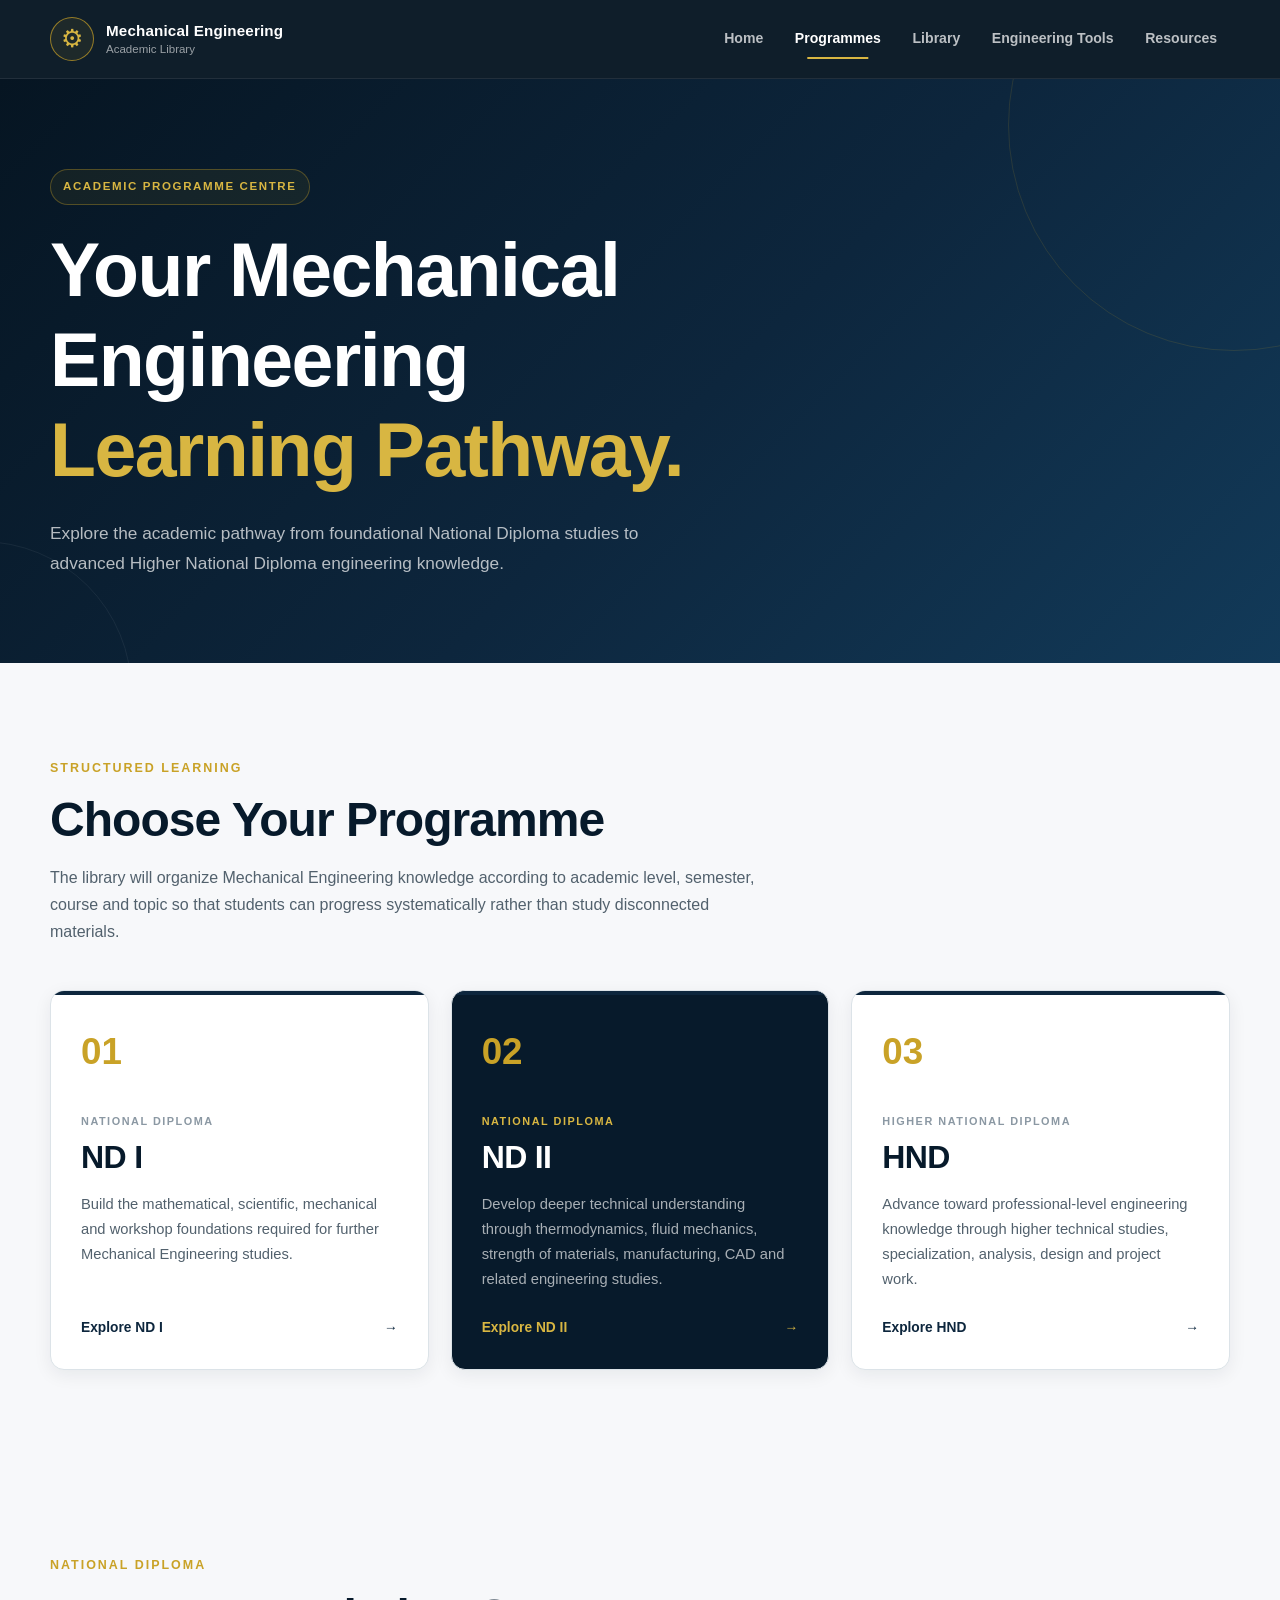
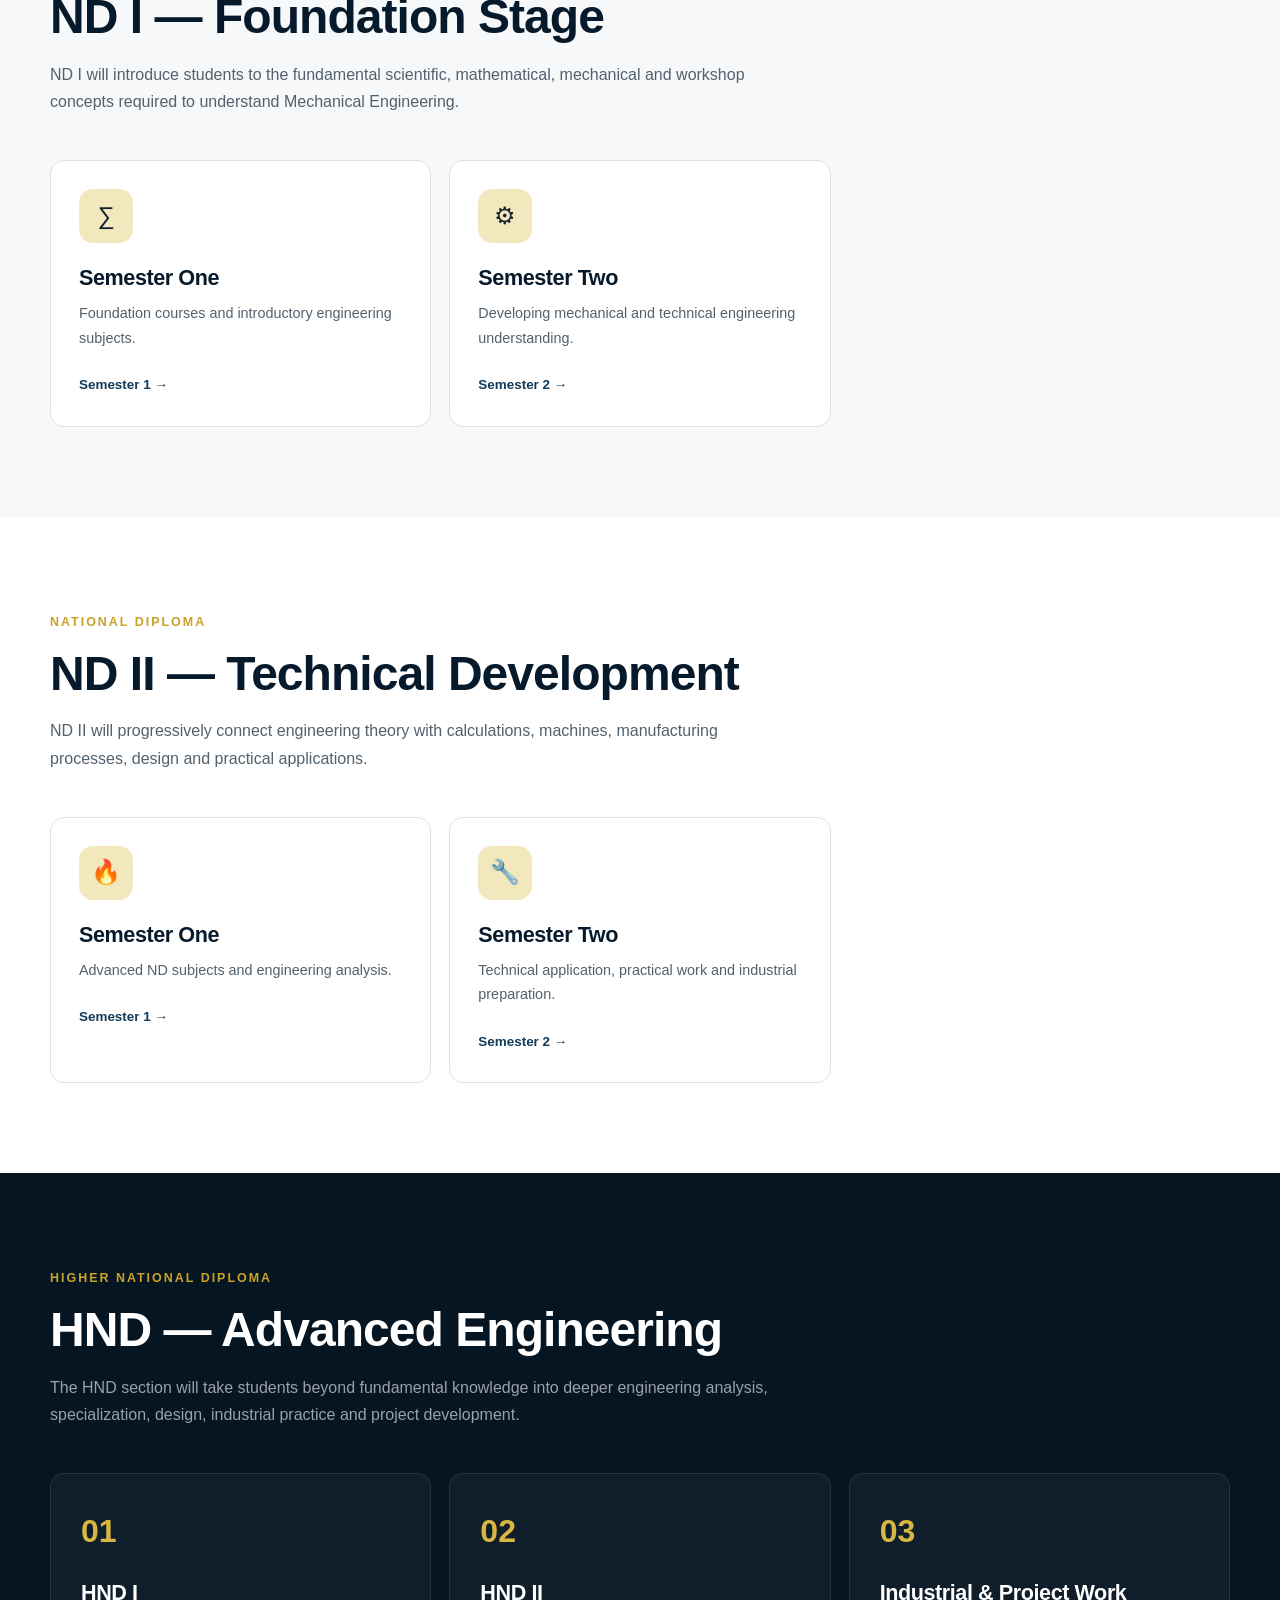
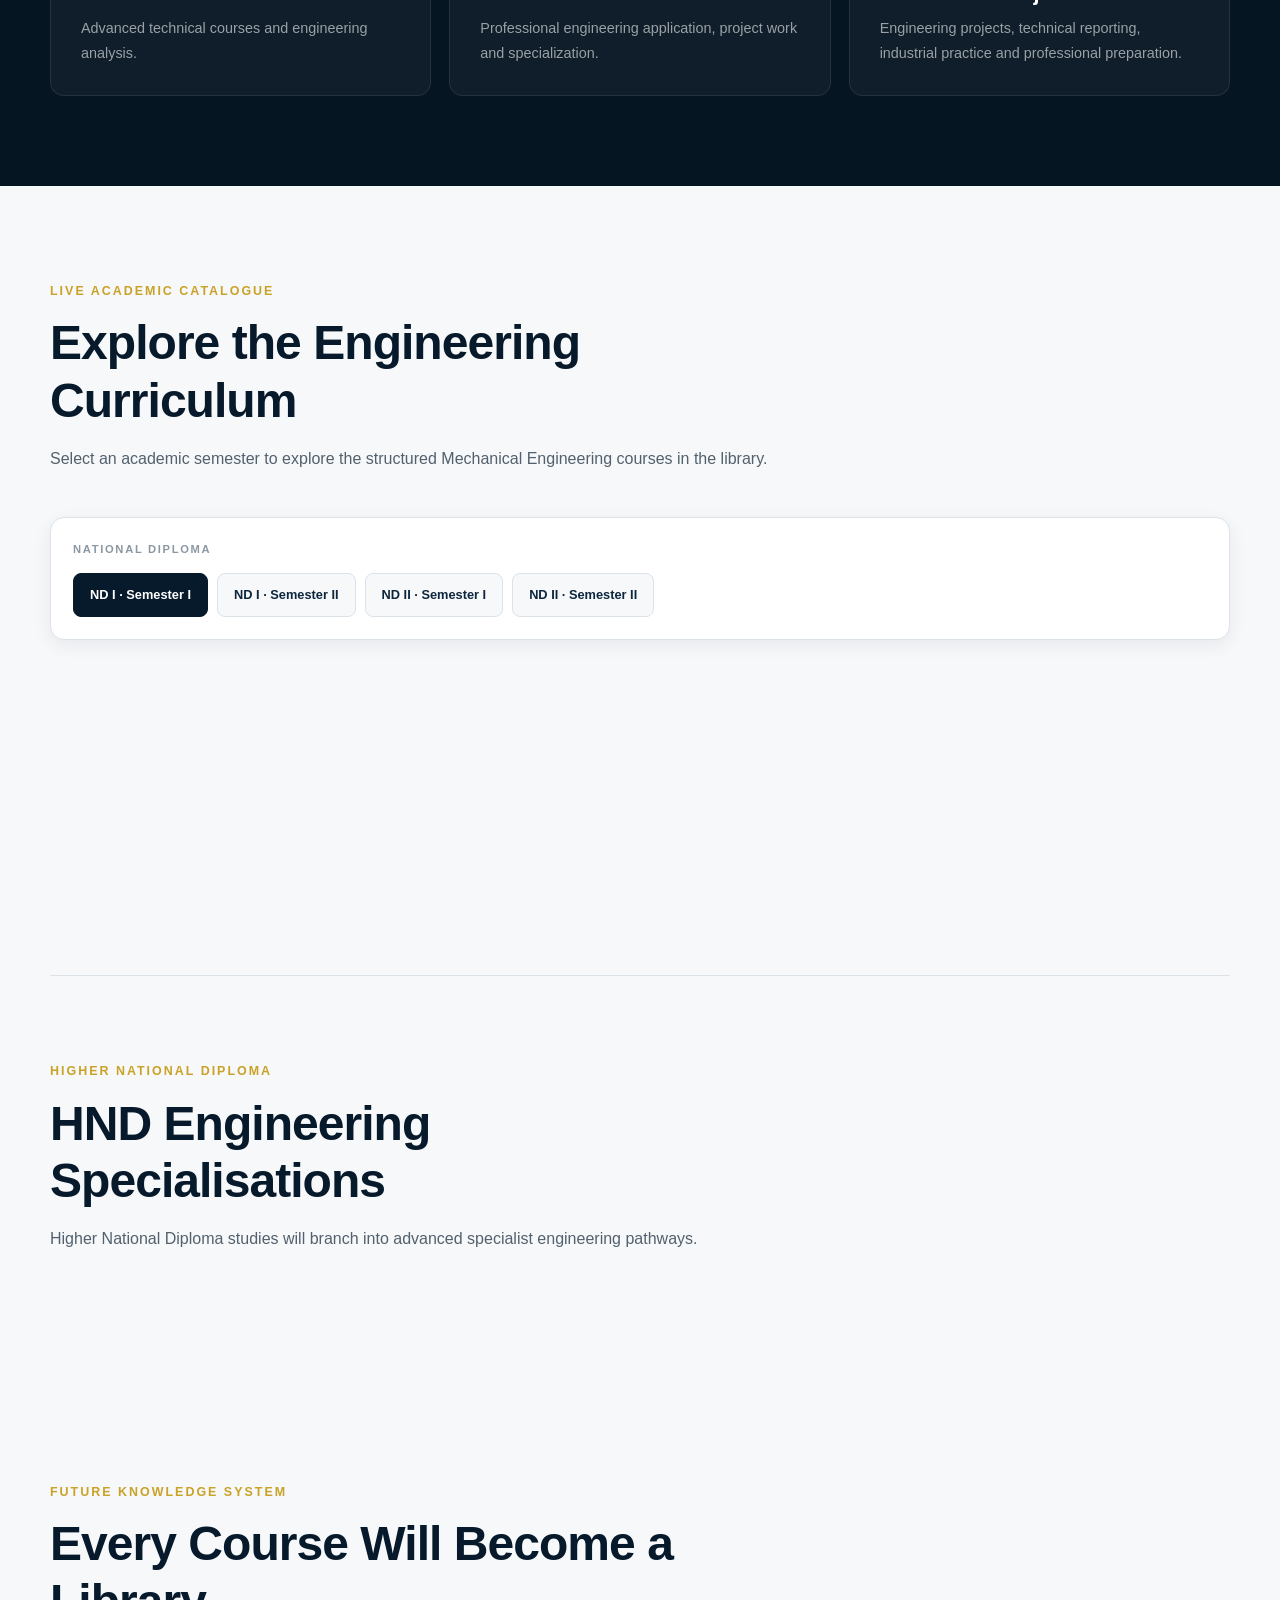
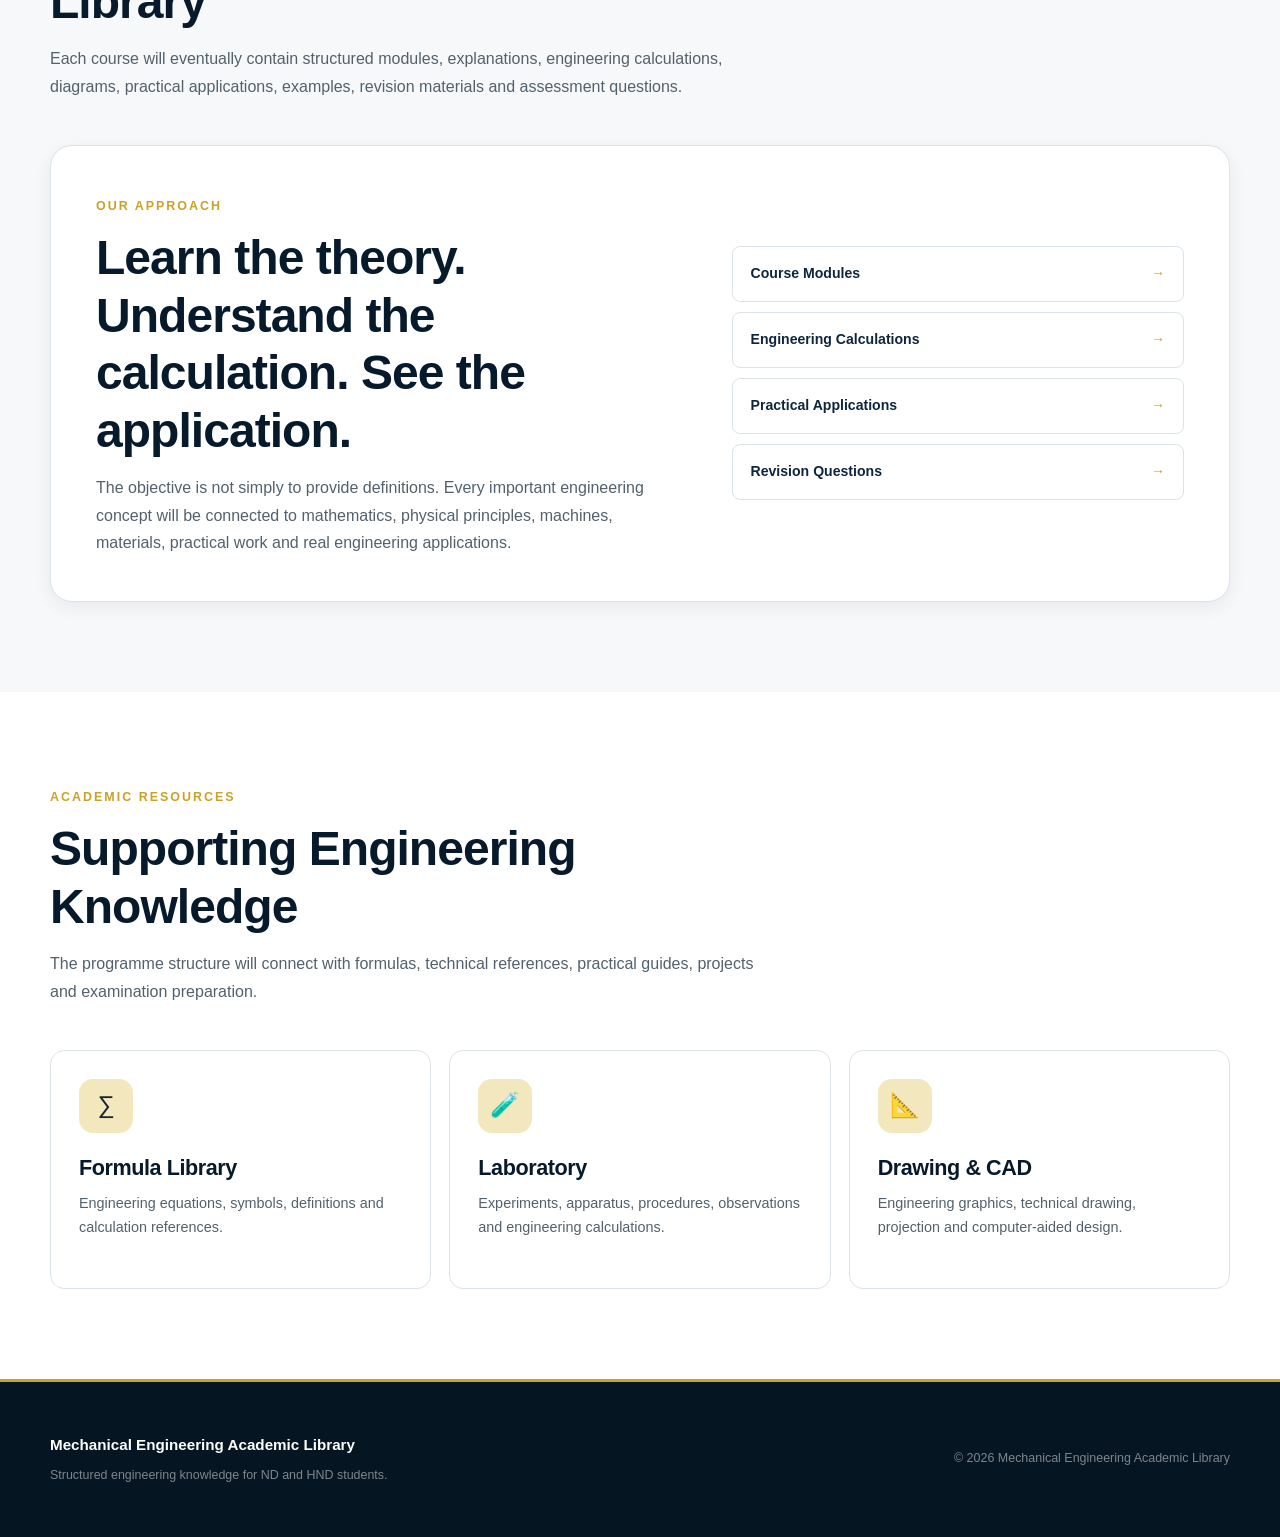
<file: programmes/programmes.html>
<!DOCTYPE html>
<html lang="en">

<head>

    <meta charset="UTF-8">

    <meta
        name="viewport"
        content="width=device-width, initial-scale=1.0"
    >

    <meta
        name="description"
        content="Mechanical Engineering Academic Library Programme Centre for National Diploma and Higher National Diploma students."
    >

    <title>
        Programmes | Mechanical Engineering Academic Library
    </title>

    <link
        rel="stylesheet"
        href="../css/style.css"
    >

</head>


<body>


<!-- =====================================================
     HEADER
     ===================================================== -->

<header class="site-header">

    <div class="container nav-container">

        <a
            href="../index.html"
            class="brand"
        >

            <span class="brand-mark">
                ⚙
            </span>

            <span class="brand-text">

                <strong>
                    Mechanical Engineering
                </strong>

                <small>
                    Academic Library
                </small>

            </span>

        </a>


        <button
            class="menu-toggle"
            type="button"
            aria-label="Open navigation menu"
            aria-expanded="false"
        >
            ☰
        </button>


        <nav class="main-nav">

            <a
                href="../index.html"
                class="nav-link"
            >
                Home
            </a>

            <a
                href="programmes.html"
                class="nav-link active"
            >
                Programmes
            </a>

            <a
                href="#programme-library"
                class="nav-link"
            >
                Library
            </a>

            <a
                href="#engineering-tools"
                class="nav-link"
            >
                Engineering Tools
            </a>

            <a
                href="#resources"
                class="nav-link"
            >
                Resources
            </a>

        </nav>

    </div>

</header>



<!-- =====================================================
     PAGE HERO
     ===================================================== -->

<main>

<section class="hero-section">

    <div class="container">

        <div class="hero-content">

            <span class="eyebrow">
                ACADEMIC PROGRAMME CENTRE
            </span>

            <h1>
                Your Mechanical Engineering
                <span>Learning Pathway.</span>
            </h1>

            <p class="hero-description">

                Explore the academic pathway from foundational
                National Diploma studies to advanced Higher
                National Diploma engineering knowledge.

            </p>

        </div>

    </div>

</section>



<!-- =====================================================
     PROGRAMME INTRODUCTION
     ===================================================== -->

<section class="content-section">

    <div class="container">

        <div class="section-heading">

            <span class="section-kicker">
                STRUCTURED LEARNING
            </span>

            <h2>
                Choose Your Programme
            </h2>

            <p>
                The library will organize Mechanical Engineering
                knowledge according to academic level, semester,
                course and topic so that students can progress
                systematically rather than study disconnected
                materials.
            </p>

        </div>



        <!-- =================================================
             PROGRAMME CARDS
             ================================================= -->

        <div class="programme-grid">


            <!-- ND I -->

            <article class="programme-card">

                <span class="card-number">
                    01
                </span>

                <span class="card-label">
                    NATIONAL DIPLOMA
                </span>

                <h3>
                    ND I
                </h3>

                <p>

                    Build the mathematical, scientific,
                    mechanical and workshop foundations
                    required for further Mechanical Engineering
                    studies.

                </p>

                
<a
    href="#academic-catalogue"
    class="card-link"
    data-semester="nd1-sem1"
>
                    Explore ND I

                    <span>
                        →
                    </span>

                </a>

            </article>



            <!-- ND II -->

            <article class="programme-card featured">

                <span class="card-number">
                    02
                </span>

                <span class="card-label">
                    NATIONAL DIPLOMA
                </span>

                <h3>
                    ND II
                </h3>

                <p>

                    Develop deeper technical understanding
                    through thermodynamics, fluid mechanics,
                    strength of materials, manufacturing,
                    CAD and related engineering studies.

                </p>

                <a
    href="#academic-catalogue"
    class="card-link"
    data-semester="nd2-sem1"
>

                    Explore ND II

                    <span>
                        →
                    </span>

                </a>

            </article>



            <!-- HND -->

            <article class="programme-card">

                <span class="card-number">
                    03
                </span>

                <span class="card-label">
                    HIGHER NATIONAL DIPLOMA
                </span>

                <h3>
                    HND
                </h3>

                <p>

                    Advance toward professional-level
                    engineering knowledge through higher
                    technical studies, specialization,
                    analysis, design and project work.

                </p>

                <a
                    href="#hnd"
                    class="card-link"
                >

                    Explore HND

                    <span>
                        →
                    </span>

                </a>

            </article>

        </div>

    </div>

</section>



<!-- =====================================================
     ND I
     ===================================================== -->

<section
    id="nd1"
    class="content-section"
>

    <div class="container">

        <div class="section-heading">

            <span class="section-kicker">
                NATIONAL DIPLOMA
            </span>

            <h2>
                ND I — Foundation Stage
            </h2>

            <p>

                ND I will introduce students to the fundamental
                scientific, mathematical, mechanical and
                workshop concepts required to understand
                Mechanical Engineering.

            </p>

        </div>


        <div class="library-grid">


            <article class="library-card">

                <div class="library-icon">
                    ∑
                </div>

                <h3>
                    Semester One
                </h3>

                <p>
                    Foundation courses and introductory
                    engineering subjects.
                </p>

                <a
    href="#academic-catalogue"
    data-semester="nd1-sem1"
>
    Semester 1 →
</a>

            </article>


            <article class="library-card">

                <div class="library-icon">
                    ⚙
                </div>

                <h3>
                    Semester Two
                </h3>

                <p>
                    Developing mechanical and technical
                    engineering understanding.
                </p>

                <a
    href="#academic-catalogue"
    data-semester="nd1-sem2"
>
    Semester 2 →
</a>

            </article>


        </div>

    </div>

</section>



<!-- =====================================================
     ND II
     ===================================================== -->

<section
    id="nd2"
    class="content-section library-section"
>

    <div class="container">

        <div class="section-heading">

            <span class="section-kicker">
                NATIONAL DIPLOMA
            </span>

            <h2>
                ND II — Technical Development
            </h2>

            <p>

                ND II will progressively connect engineering
                theory with calculations, machines,
                manufacturing processes, design and practical
                applications.

            </p>

        </div>


        <div class="library-grid">


            <article class="library-card">

                <div class="library-icon">
                    🔥
                </div>

                <h3>
                    Semester One
                </h3>

                <p>
                    Advanced ND subjects and engineering
                    analysis.
                </p>

                <a
    href="#academic-catalogue"
    data-semester="nd2-sem1"
>
    Semester 1 →
</a>

            </article>


            <article class="library-card">

                <div class="library-icon">
                    🔧
                </div>

                <h3>
                    Semester Two
                </h3>

                <p>
                    Technical application, practical work
                    and industrial preparation.
                </p>

            <a
    href="#academic-catalogue"
    data-semester="nd2-sem2"
>
    Semester 2 →
</a>

            </article>


        </div>

    </div>

</section>



<!-- =====================================================
     HND
     ===================================================== -->

<section
    id="hnd"
    class="tools-section"
>

    <div class="container">

        <div class="section-heading light">

            <span class="section-kicker">
                HIGHER NATIONAL DIPLOMA
            </span>

            <h2>
                HND — Advanced Engineering
            </h2>

            <p>

                The HND section will take students beyond
                fundamental knowledge into deeper engineering
                analysis, specialization, design, industrial
                practice and project development.

            </p>

        </div>


        <div class="tools-grid">


            <article class="tool-card">

                <span>
                    01
                </span>

                <h3>
                    HND I
                </h3>

                <p>
                    Advanced technical courses and
                    engineering analysis.
                </p>

            </article>


            <article class="tool-card">

                <span>
                    02
                </span>

                <h3>
                    HND II
                </h3>

                <p>
                    Professional engineering application,
                    project work and specialization.
                </p>

            </article>


            <article class="tool-card">

                <span>
                    03
                </span>

                <h3>
                    Industrial & Project Work
                </h3>

                <p>
                    Engineering projects, technical reporting,
                    industrial practice and professional
                    preparation.
                </p>

            </article>


        </div>

    </div>

</section>

<!-- =====================================================
     LIVE ACADEMIC CATALOGUE
===================================================== -->

<section
    id="academic-catalogue"
    class="content-section"
>

    <div class="container">

        <div class="section-heading">

            <span class="section-kicker">
                LIVE ACADEMIC CATALOGUE
            </span>

            <h2>
                Explore the Engineering Curriculum
            </h2>

            <p>
                Select an academic semester to explore
                the structured Mechanical Engineering
                courses in the library.
            </p>

        </div>


        <!-- =============================================
             ND SEMESTER NAVIGATION
        ============================================== -->

        <div class="catalogue-controls">

            <div class="catalogue-control-group">

                <span class="control-label">
                    NATIONAL DIPLOMA
                </span>


                <div class="semester-buttons">

                    <button
                        type="button"
                        class="semester-button active"
                        data-semester="nd1-sem1"
                    >
                        ND I · Semester I
                    </button>


                    <button
                        type="button"
                        class="semester-button"
                        data-semester="nd1-sem2"
                    >
                        ND I · Semester II
                    </button>


                    <button
                        type="button"
                        class="semester-button"
                        data-semester="nd2-sem1"
                    >
                        ND II · Semester I
                    </button>


                    <button
                        type="button"
                        class="semester-button"
                        data-semester="nd2-sem2"
                    >
                        ND II · Semester II
                    </button>

                </div>

            </div>

        </div>


        <!-- =============================================
             PROGRAMME MESSAGE
        ============================================== -->

        <div
            id="programme-message"
            class="programme-message"
            role="status"
            aria-live="polite"
        ></div>


        <!-- =============================================
             DYNAMIC ND COURSE CATALOGUE
        ============================================== -->

        <div
            id="course-catalogue"
            class="academic-catalogue"
        >

            <!-- JavaScript inserts courses here -->

        </div>


        <!-- =============================================
             HND SPECIALISATIONS
        ============================================== -->

        <div class="hnd-catalogue-wrapper">

            <div class="section-heading">

                <span class="section-kicker">
                    HIGHER NATIONAL DIPLOMA
                </span>

                <h2>
                    HND Engineering Specialisations
                </h2>

                <p>
                    Higher National Diploma studies will
                    branch into advanced specialist
                    engineering pathways.
                </p>

            </div>


            <div
                id="hnd-catalogue"
                class="specialization-grid"
            >

                <!-- JavaScript inserts HND options here -->

            </div>

        </div>

    </div>

</section>


<!-- =====================================================
     COURSE PREVIEW MODAL
===================================================== -->

<div
    id="course-modal"
    class="course-modal"
    aria-hidden="true"
>

    <div
        class="course-modal-content"
        role="dialog"
        aria-modal="true"
        aria-labelledby="modal-course-title"
    >

        <button
            id="close-course-modal"
            class="modal-close"
            type="button"
            aria-label="Close course preview"
        >
            ×
        </button>


        <span
            id="modal-course-code"
            class="modal-course-code"
        >
            MEC 000
        </span>


        <span
            id="modal-course-category"
            class="modal-course-category"
        >
            Professional
        </span>


        <h2 id="modal-course-title">
            Course Title
        </h2>


        <div class="modal-course-details">

            <div>

                <span>
                    CREDIT LOAD
                </span>

                <strong id="modal-course-units">
                    0 Credit Units
                </strong>

            </div>

        </div>


        <div class="modal-course-coming">

            <span>
                COURSE LIBRARY
            </span>

            <p>
                The complete course library will eventually
                contain structured modules, engineering
                explanations, worked calculations, diagrams,
                practical applications, examples, revision
                materials and assessments.
            </p>

        </div>

<a
    id="open-full-course"
    class="modal-primary-button"
    href="course.html"
>
    Open Full Course →
</a>
        

    </div>

</div>

<!-- =====================================================
     PROGRAMME LIBRARY
     ===================================================== -->

<section
    id="programme-library"
    class="content-section"
>

    <div class="container">

        <div class="section-heading">

            <span class="section-kicker">
                FUTURE KNOWLEDGE SYSTEM
            </span>

            <h2>
                Every Course Will Become a Library
            </h2>

            <p>

                Each course will eventually contain structured
                modules, explanations, engineering calculations,
                diagrams, practical applications, examples,
                revision materials and assessment questions.

            </p>

        </div>


        <div class="resource-panel">

            <div>

                <span class="section-kicker">
                    OUR APPROACH
                </span>

                <h2>
                    Learn the theory.
                    Understand the calculation.
                    See the application.
                </h2>

                <p>

                    The objective is not simply to provide
                    definitions. Every important engineering
                    concept will be connected to mathematics,
                    physical principles, machines, materials,
                    practical work and real engineering
                    applications.

                </p>

            </div>


            <div class="resource-list">

                <a href="#">
                    Course Modules
                </a>

                <a href="#">
                    Engineering Calculations
                </a>

                <a href="#">
                    Practical Applications
                </a>

                <a href="#">
                    Revision Questions
                </a>

            </div>

        </div>

    </div>

</section>



<!-- =====================================================
     RESOURCES
     ===================================================== -->

<section
    id="resources"
    class="content-section library-section"
>

    <div class="container">

        <div class="section-heading">

            <span class="section-kicker">
                ACADEMIC RESOURCES
            </span>

            <h2>
                Supporting Engineering Knowledge
            </h2>

            <p>
                The programme structure will connect with
                formulas, technical references, practical
                guides, projects and examination preparation.
            </p>

        </div>


        <div class="library-grid">

            <article class="library-card">

                <div class="library-icon">
                    ∑
                </div>

                <h3>
                    Formula Library
                </h3>

                <p>
                    Engineering equations, symbols,
                    definitions and calculation references.
                </p>

            </article>


            <article class="library-card">

                <div class="library-icon">
                    🧪
                </div>

                <h3>
                    Laboratory
                </h3>

                <p>
                    Experiments, apparatus, procedures,
                    observations and engineering calculations.
                </p>

            </article>


            <article class="library-card">

                <div class="library-icon">
                    📐
                </div>

                <h3>
                    Drawing & CAD
                </h3>

                <p>
                    Engineering graphics, technical drawing,
                    projection and computer-aided design.
                </p>

            </article>

        </div>

    </div>

</section>


</main>



<!-- =====================================================
     FOOTER
     ===================================================== -->

<footer class="site-footer">

    <div class="container footer-content">

        <div>

            <div class="footer-brand">
                Mechanical Engineering Academic Library
            </div>

            <p>
                Structured engineering knowledge for ND and HND students.
            </p>

        </div>


        <div class="footer-meta">

            <p>
                © 2026 Mechanical Engineering Academic Library
            </p>

        </div>

    </div>

</footer>



<!-- =====================================================
     JAVASCRIPT
     ===================================================== -->
<script src="../data/curriculum.js"></script>

<script src="../data/courses/mec122.js"></script>

<script src="../js/courses.js"></script>

<script src="../js/main.js"></script>


</body>

</html>
</file>
<file: css/style.css>
/* =========================================================
   MECHANICAL ENGINEERING ACADEMIC LIBRARY
   PROFESSOR LIBRARY DESIGN SYSTEM
   ========================================================= */


/* =========================================================
   01. DESIGN TOKENS
   ========================================================= */

:root {

    /* Primary Academic Colours */

    --navy-950: #061522;
    --navy-900: #071a2b;
    --navy-800: #0d263d;
    --navy-700: #123a59;
    --blue-600: #1d5f87;

    /* Academic Gold */

    --gold-500: #c9a227;
    --gold-400: #d8b642;
    --gold-soft: #f3e8bd;

    /* Neutral System */

    --white: #ffffff;
    --off-white: #f7f8fa;
    --surface: #ffffff;
    --surface-soft: #eef2f5;

    --text: #17232d;
    --text-soft: #52616d;
    --text-light: #8b98a3;

    --border: #dce3e8;

    /* Status */

    --success: #287a46;
    --danger: #a63d40;

    /* Layout */

    --container:
        1180px;

    --radius-small:
        8px;

    --radius-medium:
        14px;

    --radius-large:
        22px;

    /* Shadows */

    --shadow-small:
        0 5px 18px rgba(7, 26, 43, 0.07);

    --shadow-medium:
        0 12px 32px rgba(7, 26, 43, 0.10);

    --shadow-large:
        0 20px 55px rgba(7, 26, 43, 0.14);

    /* Motion */

    --transition:
        0.25s ease;

}


/* =========================================================
   02. RESET
   ========================================================= */

* {
    margin: 0;
    padding: 0;
    box-sizing: border-box;
}


html {
    scroll-behavior: smooth;
}


body {

    font-family:
        "Segoe UI",
        Roboto,
        Helvetica,
        Arial,
        sans-serif;

    background:
        var(--off-white);

    color:
        var(--text);

    line-height:
        1.7;

    min-height:
        100vh;

    overflow-x:
        hidden;

}


img {
    max-width: 100%;
    display: block;
}


a {
    color: inherit;
    text-decoration: none;
}


button,
input,
textarea,
select {
    font: inherit;
}


/* =========================================================
   03. GLOBAL CONTAINER
   ========================================================= */

.container {

    width:
        min(
            calc(100% - 40px),
            var(--container)
        );

    margin-inline:
        auto;

}


/* =========================================================
   04. TYPOGRAPHY
   ========================================================= */

h1,
h2,
h3,
h4 {

    color:
        var(--navy-900);

    line-height:
        1.2;

    letter-spacing:
        -0.02em;

}


h1 {

    font-size:
        clamp(
            2.4rem,
            6vw,
            4.7rem
        );

}


h2 {

    font-size:
        clamp(
            2rem,
            4vw,
            3rem
        );

}


h3 {

    font-size:
        1.35rem;

}


p {

    color:
        var(--text-soft);

}


.section-kicker {

    display:
        inline-block;

    margin-bottom:
        0.75rem;

    color:
        var(--gold-500);

    font-size:
        0.78rem;

    font-weight:
        800;

    letter-spacing:
        0.16em;

}


/* =========================================================
   05. HEADER
   ========================================================= */

.site-header {

    position:
        sticky;

    top:
        0;

    z-index:
        1000;

    background:
        rgba(
            6,
            21,
            34,
            0.96
        );

    border-bottom:
        1px solid
        rgba(
            255,
            255,
            255,
            0.08
        );

    backdrop-filter:
        blur(12px);

}


.nav-container {

    min-height:
        78px;

    display:
        flex;

    align-items:
        center;

    justify-content:
        space-between;

    gap:
        25px;

}


/* =========================================================
   06. BRAND
   ========================================================= */

.brand {

    display:
        flex;

    align-items:
        center;

    gap:
        12px;

    color:
        var(--white);

    min-width:
        max-content;

}


.brand-mark {

    width:
        44px;

    height:
        44px;

    display:
        grid;

    place-items:
        center;

    border:
        1px solid
        rgba(
            201,
            162,
            39,
            0.7
        );

    border-radius:
        50%;

    color:
        var(--gold-400);

    font-size:
        1.55rem;

    background:
        rgba(
            201,
            162,
            39,
            0.08
        );

}


.brand-text {

    display:
        flex;

    flex-direction:
        column;

    line-height:
        1.15;

}


.brand-text strong {

    font-size:
        0.95rem;

    letter-spacing:
        0.01em;

}


.brand-text small {

    margin-top:
        4px;

    color:
        rgba(
            255,
            255,
            255,
            0.58
        );

    font-size:
        0.72rem;

}


/* =========================================================
   07. MAIN NAVIGATION
   ========================================================= */

.main-nav {

    display:
        flex;

    align-items:
        center;

    gap:
        6px;

}


.nav-link {

    position:
        relative;

    padding:
        0.65rem
        0.8rem;

    color:
        rgba(
            255,
            255,
            255,
            0.72
        );

    font-size:
        0.88rem;

    font-weight:
        600;

    transition:
        color var(--transition);

}


.nav-link::after {

    content:
        "";

    position:
        absolute;

    left:
        50%;

    bottom:
        2px;

    width:
        0;

    height:
        2px;

    background:
        var(--gold-400);

    transform:
        translateX(-50%);

    transition:
        width var(--transition);

}


.nav-link:hover,
.nav-link.active {

    color:
        var(--white);

}


.nav-link:hover::after,
.nav-link.active::after {

    width:
        55%;

}


/* =========================================================
   08. MOBILE MENU BUTTON
   ========================================================= */

.menu-toggle {

    display:
        none;

    border:
        1px solid
        rgba(
            255,
            255,
            255,
            0.18
        );

    background:
        transparent;

    color:
        var(--white);

    width:
        44px;

    height:
        44px;

    border-radius:
        8px;

    cursor:
        pointer;

}


/* =========================================================
   09. HERO
   ========================================================= */

.hero-section {

    position:
        relative;

    overflow:
        hidden;

    padding:
        90px 0 85px;

    background:
        linear-gradient(
            135deg,
            var(--navy-950),
            var(--navy-800) 55%,
            var(--navy-700)
        );

}


.hero-section::before {

    content:
        "";

    position:
        absolute;

    width:
        450px;

    height:
        450px;

    right:
        -180px;

    top:
        -180px;

    border:
        1px solid
        rgba(
            201,
            162,
            39,
            0.14
        );

    border-radius:
        50%;

}


.hero-section::after {

    content:
        "";

    position:
        absolute;

    width:
        300px;

    height:
        300px;

    left:
        -170px;

    bottom:
        -180px;

    border:
        1px solid
        rgba(
            255,
            255,
            255,
            0.06
        );

    border-radius:
        50%;

}


.hero-grid {

    position:
        relative;

    z-index:
        2;

    display:
        grid;

    grid-template-columns:
        1.2fr 0.8fr;

    align-items:
        center;

    gap:
        70px;

}


.hero-content {

    max-width:
        720px;

}


.eyebrow {

    display:
        inline-flex;

    align-items:
        center;

    padding:
        7px 12px;

    margin-bottom:
        20px;

    border:
        1px solid
        rgba(
            201,
            162,
            39,
            0.35
        );

    border-radius:
        30px;

    color:
        var(--gold-400);

    background:
        rgba(
            201,
            162,
            39,
            0.07
        );

    font-size:
        0.72rem;

    font-weight:
        800;

    letter-spacing:
        0.14em;

}


.hero-content h1 {

    color:
        var(--white);

    margin-bottom:
        24px;

}


.hero-content h1 span {

    display:
        block;

    color:
        var(--gold-400);

}


.hero-description {

    max-width:
        650px;

    color:
        rgba(
            255,
            255,
            255,
            0.70
        );

    font-size:
        1.08rem;

}


.hero-actions {

    display:
        flex;

    flex-wrap:
        wrap;

    gap:
        12px;

    margin-top:
        32px;

}


/* =========================================================
   10. BUTTONS
   ========================================================= */

.btn {

    display:
        inline-flex;

    align-items:
        center;

    justify-content:
        center;

    min-height:
        48px;

    padding:
        0.75rem 1.25rem;

    border:
        1px solid
        transparent;

    border-radius:
        var(--radius-small);

    font-weight:
        750;

    font-size:
        0.9rem;

    transition:
        transform var(--transition),
        background var(--transition),
        border-color var(--transition);

}


.btn:hover {

    transform:
        translateY(-2px);

}


.btn-primary {

    background:
        var(--gold-500);

    color:
        var(--navy-950);

}


.btn-primary:hover {

    background:
        var(--gold-400);

}


.btn-outline {

    border-color:
        rgba(
            255,
            255,
            255,
            0.28
        );

    color:
        var(--white);

    background:
        rgba(
            255,
            255,
            255,
            0.04
        );

}


.btn-outline:hover {

    border-color:
        var(--gold-400);

}


/* =========================================================
   11. HERO NOTE
   ========================================================= */

.hero-note {

    display:
        flex;

    align-items:
        center;

    gap:
        12px;

    margin-top:
        30px;

}


.hero-note span {

    display:
        grid;

    place-items:
        center;

    width:
        34px;

    height:
        34px;

    border-radius:
        50%;

    background:
        rgba(
            201,
            162,
            39,
            0.12
        );

    color:
        var(--gold-400);

}


.hero-note p {

    margin:
        0;

    color:
        rgba(
            255,
            255,
            255,
            0.55
        );

    font-size:
        0.82rem;

}


/* =========================================================
   12. HERO ACADEMIC PANEL
   ========================================================= */

.hero-panel {

    padding:
        28px;

    border:
        1px solid
        rgba(
            255,
            255,
            255,
            0.12
        );

    border-radius:
        var(--radius-large);

    background:
        rgba(
            255,
            255,
            255,
            0.055
        );

    box-shadow:
        var(--shadow-large);

    backdrop-filter:
        blur(10px);

}


.panel-label {

    margin-bottom:
        24px;

    color:
        var(--gold-400);

    font-size:
        0.72rem;

    font-weight:
        800;

    letter-spacing:
        0.15em;

}


.pathway {

    display:
        flex;

    flex-direction:
        column;

}


.path-step {

    display:
        flex;

    align-items:
        center;

    gap:
        15px;

}


.path-number {

    flex:
        0 0 43px;

    width:
        43px;

    height:
        43px;

    display:
        grid;

    place-items:
        center;

    border:
        1px solid
        rgba(
            201,
            162,
            39,
            0.45
        );

    border-radius:
        10px;

    color:
        var(--gold-400);

    font-size:
        0.76rem;

    font-weight:
        800;

}


.path-step strong {

    display:
        block;

    color:
        var(--white);

    font-size:
        0.94rem;

}


.path-step small {

    display:
        block;

    margin-top:
        3px;

    color:
        rgba(
            255,
            255,
            255,
            0.52
        );

}


.path-line {

    width:
        1px;

    height:
        28px;

    margin:
        5px 0 5px 21px;

    background:
        rgba(
            201,
            162,
            39,
            0.3
        );

}


/* =========================================================
   13. CONTENT SECTIONS
   ========================================================= */

.content-section {

    padding:
        90px 0;

    background:
        var(--off-white);

}


.section-heading {

    max-width:
        720px;

    margin-bottom:
        45px;

}


.section-heading h2 {

    margin-bottom:
        15px;

}


.section-heading p {

    font-size:
        1rem;

}


/* =========================================================
   14. PROGRAMME CARDS
   ========================================================= */

.programme-grid {

    display:
        grid;

    grid-template-columns:
        repeat(
            3,
            1fr
        );

    gap:
        22px;

}


.programme-card {

    position:
        relative;

    overflow:
        hidden;

    padding:
        30px;

    min-height:
        360px;

    display:
        flex;

    flex-direction:
        column;

    border:
        1px solid
        var(--border);

    border-radius:
        var(--radius-medium);

    background:
        var(--surface);

    box-shadow:
        var(--shadow-small);

    transition:
        transform var(--transition),
        box-shadow var(--transition),
        border-color var(--transition);

}


.programme-card::before {

    content:
        "";

    position:
        absolute;

    top:
        0;

    left:
        0;

    width:
        100%;

    height:
        4px;

    background:
        var(--navy-800);

}


.programme-card:hover {

    transform:
        translateY(-7px);

    border-color:
        rgba(
            201,
            162,
            39,
            0.55
        );

    box-shadow:
        var(--shadow-medium);

}


.programme-card.featured {

    background:
        var(--navy-900);

}


.programme-card.featured h3 {

    color:
        var(--white);

}


.programme-card.featured p {

    color:
        rgba(
            255,
            255,
            255,
            0.65
        );

}


.card-number {

    margin-bottom:
        28px;

    color:
        var(--gold-500);

    font-size:
        2.3rem;

    font-weight:
        800;

}


.card-label {

    margin-bottom:
        8px;

    color:
        var(--text-light);

    font-size:
        0.68rem;

    font-weight:
        800;

    letter-spacing:
        0.14em;

}


.featured .card-label {

    color:
        var(--gold-400);

}


.programme-card h3 {

    margin-bottom:
        15px;

    font-size:
        2rem;

}


.programme-card p {

    font-size:
        0.92rem;

}


.card-link {

    display:
        flex;

    justify-content:
        space-between;

    align-items:
        center;

    margin-top:
        auto;

    padding-top:
        24px;

    color:
        var(--navy-800);

    font-weight:
        750;

    font-size:
        0.86rem;

}


.featured .card-link {

    color:
        var(--gold-400);

}


.card-link span {

    transition:
        transform var(--transition);

}


.card-link:hover span {

    transform:
        translateX(5px);

}


/* =========================================================
   15. LIBRARY SECTION
   ========================================================= */

.library-section {

    background:
        var(--white);

}


.library-grid {

    display:
        grid;

    grid-template-columns:
        repeat(
            3,
            1fr
        );

    gap:
        18px;

}


.library-card {

    padding:
        28px;

    border:
        1px solid
        var(--border);

    border-radius:
        var(--radius-medium);

    background:
        var(--surface);

    transition:
        transform var(--transition),
        box-shadow var(--transition),
        border-color var(--transition);

}


.library-card:hover {

    transform:
        translateY(-5px);

    border-color:
        rgba(
            201,
            162,
            39,
            0.5
        );

    box-shadow:
        var(--shadow-medium);

}


.library-icon {

    width:
        54px;

    height:
        54px;

    display:
        grid;

    place-items:
        center;

    margin-bottom:
        22px;

    border-radius:
        14px;

    background:
        var(--gold-soft);

    font-size:
        1.5rem;

}


.library-card h3 {

    margin-bottom:
        10px;

}


.library-card p {

    margin-bottom:
        20px;

    font-size:
        0.9rem;

}


.library-card a {

    color:
        var(--navy-700);

    font-size:
        0.84rem;

    font-weight:
        800;

}


.library-card a:hover {

    color:
        var(--gold-500);

}


/* =========================================================
   16. ENGINEERING TOOLS
   ========================================================= */

.tools-section {

    padding:
        90px 0;

    background:
        var(--navy-950);

}


.section-heading.light h2 {

    color:
        var(--white);

}


.section-heading.light p {

    color:
        rgba(
            255,
            255,
            255,
            0.6
        );

}


.tools-grid {

    display:
        grid;

    grid-template-columns:
        repeat(
            3,
            1fr
        );

    gap:
        18px;

}


.tool-card {

    padding:
        30px;

    border:
        1px solid
        rgba(
            255,
            255,
            255,
            0.09
        );

    border-radius:
        var(--radius-medium);

    background:
        rgba(
            255,
            255,
            255,
            0.04
        );

    transition:
        transform var(--transition),
        background var(--transition),
        border-color var(--transition);

}


.tool-card:hover {

    transform:
        translateY(-5px);

    background:
        rgba(
            255,
            255,
            255,
            0.07
        );

    border-color:
        rgba(
            201,
            162,
            39,
            0.35
        );

}


.tool-card > span {

    display:
        block;

    margin-bottom:
        22px;

    color:
        var(--gold-400);

    font-size:
        2rem;

    font-weight:
        800;

}


.tool-card h3 {

    margin-bottom:
        10px;

    color:
        var(--white);

}


.tool-card p {

    color:
        rgba(
            255,
            255,
            255,
            0.58
        );

    font-size:
        0.9rem;

}


/* =========================================================
   17. RESOURCES
   ========================================================= */

.resource-panel {

    display:
        grid;

    grid-template-columns:
        1fr 0.8fr;

    align-items:
        center;

    gap:
        70px;

    padding:
        45px;

    border:
        1px solid
        var(--border);

    border-radius:
        var(--radius-large);

    background:
        var(--white);

    box-shadow:
        var(--shadow-small);

}


.resource-panel h2 {

    margin-bottom:
        15px;

}


.resource-list {

    display:
        grid;

    gap:
        10px;

}


.resource-list a {

    display:
        flex;

    align-items:
        center;

    justify-content:
        space-between;

    padding:
        15px 18px;

    border:
        1px solid
        var(--border);

    border-radius:
        var(--radius-small);

    color:
        var(--navy-800);

    font-size:
        0.88rem;

    font-weight:
        700;

    transition:
        background var(--transition),
        border-color var(--transition),
        transform var(--transition);

}


.resource-list a::after {

    content:
        "→";

    color:
        var(--gold-500);

}


.resource-list a:hover {

    transform:
        translateX(4px);

    border-color:
        rgba(
            201,
            162,
            39,
            0.5
        );

    background:
        #fcfaf2;

}


/* =========================================================
   18. FOOTER
   ========================================================= */

.site-footer {

    padding:
        50px 0;

    background:
        var(--navy-950);

    border-top:
        3px solid
        var(--gold-500);

}


.footer-content {

    display:
        flex;

    align-items:
        center;

    justify-content:
        space-between;

    gap:
        30px;

}


.footer-brand {

    margin-bottom:
        8px;

    color:
        var(--white);

    font-size:
        0.95rem;

    font-weight:
        750;

}


.site-footer p {

    margin:
        0;

    color:
        rgba(
            255,
            255,
            255,
            0.48
        );

    font-size:
        0.78rem;

}


.footer-meta {

    text-align:
        right;

}


/* =========================================================
   19. FOCUS ACCESSIBILITY
   ========================================================= */

a:focus-visible,
button:focus-visible {

    outline:
        3px solid
        var(--gold-400);

    outline-offset:
        3px;

}


/* =========================================================
   20. TABLET
   ========================================================= */

@media (max-width: 1000px) {

    .hero-grid {

        grid-template-columns:
            1fr;

        gap:
            45px;

    }


    .hero-content {

        max-width:
            850px;

    }


    .hero-panel {

        max-width:
            650px;

    }


    .programme-grid {

        grid-template-columns:
            repeat(
                2,
                1fr
            );

    }


    .programme-card:last-child {

        grid-column:
            1 / -1;

    }


    .library-grid {

        grid-template-columns:
            repeat(
                2,
                1fr
            );

    }


    .tools-grid {

        grid-template-columns:
            repeat(
                2,
                1fr
            );

    }


    .tool-card:last-child {

        grid-column:
            1 / -1;

    }


    .resource-panel {

        grid-template-columns:
            1fr;

        gap:
            35px;

    }

}


/* =========================================================
   21. MOBILE NAVIGATION
   ========================================================= */

@media (max-width: 760px) {

    .container {

        width:
            min(
                calc(100% - 28px),
                var(--container)
            );

    }


    .site-header {

        position:
            relative;

    }


    .nav-container {

        min-height:
            70px;

    }


    .main-nav {

        display:
            none;

        position:
            absolute;

        left:
            14px;

        right:
            14px;

        top:
            calc(100% + 8px);

        flex-direction:
            column;

        align-items:
            stretch;

        padding:
            10px;

        border:
            1px solid
            rgba(
                255,
                255,
                255,
                0.10
            );

        border-radius:
            12px;

        background:
            var(--navy-900);

        box-shadow:
            var(--shadow-large);

    }


    .main-nav.open {

        display:
            flex;

    }


    .nav-link {

        padding:
            13px 14px;

        border-radius:
            7px;

    }


    .nav-link:hover {

        background:
            rgba(
                255,
                255,
                255,
                0.05
            );

    }


    .nav-link::after {

        display:
            none;

    }


    .menu-toggle {

        display:
            grid;

        place-items:
            center;

        font-size:
            1.25rem;

    }


    .hero-section {

        padding:
            65px 0 60px;

    }


    .hero-content h1 {

        font-size:
            clamp(
                2.35rem,
                12vw,
                3.5rem
            );

    }


    .hero-description {

        font-size:
            0.98rem;

    }


    .hero-actions {

        flex-direction:
            column;

    }


    .hero-actions .btn {

        width:
            100%;

    }


    .content-section,
    .tools-section {

        padding:
            65px 0;

    }


    .programme-grid,
    .library-grid,
    .tools-grid {

        grid-template-columns:
            1fr;

    }


    .programme-card:last-child,
    .tool-card:last-child {

        grid-column:
            auto;

    }


    .programme-card {

        min-height:
            auto;

    }


    .resource-panel {

        padding:
            28px 22px;

    }


    .footer-content {

        flex-direction:
            column;

        align-items:
            flex-start;

    }


    .footer-meta {

        text-align:
            left;

    }

}


/* =========================================================
   22. SMALL PHONES
   ========================================================= */

@media (max-width: 480px) {

    .brand-mark {

        width:
            40px;

        height:
            40px;

    }


    .brand-text strong {

        font-size:
            0.83rem;

    }


    .brand-text small {

        font-size:
            0.65rem;

    }


    .hero-panel {

        padding:
            22px;

    }


    .hero-note {

        align-items:
            flex-start;

    }


    .hero-note p {

        font-size:
            0.76rem;

    }


    .programme-card,
    .library-card,
    .tool-card {

        padding:
            23px;

    }

}

/* =========================================================
   23. ACADEMIC CATALOGUE
   ========================================================= */

.catalogue-controls {

    margin-bottom:
        35px;

    padding:
        22px;

    border:
        1px solid
        var(--border);

    border-radius:
        var(--radius-medium);

    background:
        var(--white);

    box-shadow:
        var(--shadow-small);

}


.catalogue-control-group {

    display:
        flex;

    flex-direction:
        column;

    gap:
        14px;

}


.control-label {

    color:
        var(--text-light);

    font-size:
        0.7rem;

    font-weight:
        850;

    letter-spacing:
        0.15em;

}


.semester-buttons {

    display:
        flex;

    flex-wrap:
        wrap;

    gap:
        9px;

}


.semester-button {

    min-height:
        44px;

    padding:
        0.65rem 1rem;

    border:
        1px solid
        var(--border);

    border-radius:
        8px;

    background:
        var(--off-white);

    color:
        var(--navy-800);

    font-size:
        0.8rem;

    font-weight:
        750;

    cursor:
        pointer;

    transition:
        background var(--transition),
        color var(--transition),
        border-color var(--transition),
        transform var(--transition);

}


.semester-button:hover {

    transform:
        translateY(-2px);

    border-color:
        rgba(
            201,
            162,
            39,
            0.55
        );

}


.semester-button.active {

    border-color:
        var(--navy-900);

    background:
        var(--navy-900);

    color:
        var(--white);

}


/* =========================================================
   24. PROGRAMME MESSAGE
   ========================================================= */

.programme-message {

    max-height:
        0;

    overflow:
        hidden;

    margin-bottom:
        0;

    padding:
        0 18px;

    border-radius:
        var(--radius-small);

    background:
        var(--gold-soft);

    color:
        var(--navy-900);

    font-size:
        0.86rem;

    font-weight:
        650;

    opacity:
        0;

    transition:
        max-height 0.3s ease,
        opacity 0.3s ease,
        padding 0.3s ease,
        margin 0.3s ease;

}


.programme-message.visible {

    max-height:
        120px;

    margin-bottom:
        25px;

    padding:
        14px 18px;

    opacity:
        1;

}


/* =========================================================
   25. ACADEMIC CATALOGUE
   ========================================================= */

.academic-catalogue {

    min-height:
        200px;

}


.catalogue-heading {

    margin-bottom:
        30px;

}


.catalogue-heading h2 {

    margin:
        6px 0 10px;

}


.catalogue-heading p {

    max-width:
        650px;

}


/* =========================================================
   26. COURSE GRID
   ========================================================= */

.course-grid {

    display:
        grid;

    grid-template-columns:
        repeat(
            3,
            1fr
        );

    gap:
        18px;

}


.course-card {

    position:
        relative;

    display:
        flex;

    flex-direction:
        column;

    min-height:
        275px;

    padding:
        25px;

    border:
        1px solid
        var(--border);

    border-radius:
        var(--radius-medium);

    background:
        var(--white);

    box-shadow:
        var(--shadow-small);

    transition:
        transform var(--transition),
        border-color var(--transition),
        box-shadow var(--transition);

}


.course-card::before {

    content:
        "";

    position:
        absolute;

    left:
        0;

    top:
        20px;

    bottom:
        20px;

    width:
        3px;

    border-radius:
        3px;

    background:
        var(--gold-500);

    opacity:
        0.7;

}


.course-card:hover {

    transform:
        translateY(-5px);

    border-color:
        rgba(
            201,
            162,
            39,
            0.55
        );

    box-shadow:
        var(--shadow-medium);

}


.course-code {

    display:
        inline-block;

    margin-bottom:
        8px;

    color:
        var(--navy-700);

    font-size:
        0.78rem;

    font-weight:
        850;

    letter-spacing:
        0.06em;

}


.course-category {

    display:
        inline-flex;

    align-self:
        flex-start;

    margin-bottom:
        18px;

    padding:
        4px 8px;

    border:
        1px solid
        var(--border);

    border-radius:
        20px;

    color:
        var(--text-light);

    background:
        var(--off-white);

    font-size:
        0.64rem;

    font-weight:
        800;

    letter-spacing:
        0.06em;

}


.course-card h3 {

    margin-bottom:
        18px;

    font-size:
        1.15rem;

    line-height:
        1.35;

}


.course-information {

    display:
        flex;

    align-items:
        center;

    gap:
        8px;

    margin-top:
        auto;

    margin-bottom:
        18px;

    color:
        var(--text-light);

    font-size:
        0.75rem;

    font-weight:
        700;

}


.course-button {

    display:
        inline-flex;

    align-items:
        center;

    justify-content:
        center;

    width:
        100%;

    min-height:
        42px;

    padding:
        0.6rem 0.9rem;

    border:
        1px solid
        var(--navy-800);

    border-radius:
        7px;

    background:
        transparent;

    color:
        var(--navy-800);

    font-size:
        0.78rem;

    font-weight:
        800;

    cursor:
        pointer;

    transition:
        background var(--transition),
        color var(--transition),
        border-color var(--transition);

}


.course-button:hover {

    background:
        var(--navy-800);

    color:
        var(--white);

}


/* =========================================================
   27. HND CATALOGUE
   ========================================================= */

.hnd-catalogue-wrapper {

    margin-top:
        100px;

    padding-top:
        80px;

    border-top:
        1px solid
        var(--border);

}


.specialization-grid {

    display:
        grid;

    grid-template-columns:
        repeat(
            3,
            1fr
        );

    gap:
        18px;

}


.specialization-card {

    position:
        relative;

    padding:
        30px;

    min-height:
        300px;

    display:
        flex;

    flex-direction:
        column;

    border:
        1px solid
        rgba(
            255,
            255,
            255,
            0.10
        );

    border-radius:
        var(--radius-medium);

    background:
        var(--navy-900);

    box-shadow:
        var(--shadow-medium);

    overflow:
        hidden;

    transition:
        transform var(--transition),
        border-color var(--transition);

}


.specialization-card::after {

    content:
        "";

    position:
        absolute;

    right:
        -55px;

    bottom:
        -65px;

    width:
        160px;

    height:
        160px;

    border:
        1px solid
        rgba(
            201,
            162,
            39,
            0.18
        );

    border-radius:
        50%;

}


.specialization-card:hover {

    transform:
        translateY(-6px);

    border-color:
        rgba(
            201,
            162,
            39,
            0.45
        );

}


.specialization-number {

    margin-bottom:
        35px;

    color:
        var(--gold-400);

    font-size:
        2rem;

    font-weight:
        850;

}


.specialization-card h3 {

    margin-bottom:
        13px;

    color:
        var(--white);

    font-size:
        1.25rem;

}


.specialization-card p {

    margin-bottom:
        25px;

    color:
        rgba(
            255,
            255,
            255,
            0.58
        );

    font-size:
        0.86rem;

}


.specialization-card .course-button {

    margin-top:
        auto;

    border-color:
        rgba(
            201,
            162,
            39,
            0.5
        );

    color:
        var(--gold-400);

}


.specialization-card .course-button:hover {

    background:
        var(--gold-500);

    border-color:
        var(--gold-500);

    color:
        var(--navy-950);

}


/* =========================================================
   28. COURSE PREVIEW MODAL
   ========================================================= */

.course-modal {

    position:
        fixed;

    inset:
        0;

    z-index:
        3000;

    display:
        flex;

    align-items:
        center;

    justify-content:
        center;

    padding:
        20px;

    background:
        rgba(
            3,
            12,
            20,
            0.78
        );

    backdrop-filter:
        blur(8px);

    opacity:
        0;

    visibility:
        hidden;

    transition:
        opacity 0.25s ease,
        visibility 0.25s ease;

}


.course-modal.open {

    opacity:
        1;

    visibility:
        visible;

}


.course-modal-content {

    position:
        relative;

    width:
        min(
            100%,
            650px
        );

    max-height:
        90vh;

    overflow-y:
        auto;

    padding:
        40px;

    border:
        1px solid
        rgba(
            201,
            162,
            39,
            0.35
        );

    border-radius:
        var(--radius-large);

    background:
        var(--white);

    box-shadow:
        var(--shadow-large);

    transform:
        translateY(20px)
        scale(0.98);

    transition:
        transform 0.25s ease;

}


.course-modal.open
.course-modal-content {

    transform:
        translateY(0)
        scale(1);

}


.modal-close {

    position:
        absolute;

    top:
        15px;

    right:
        15px;

    width:
        38px;

    height:
        38px;

    border:
        1px solid
        var(--border);

    border-radius:
        50%;

    background:
        var(--off-white);

    color:
        var(--navy-900);

    font-size:
        1.35rem;

    line-height:
        1;

    cursor:
        pointer;

    transition:
        background var(--transition),
        color var(--transition);

}


.modal-close:hover {

    background:
        var(--navy-900);

    color:
        var(--white);

}


.modal-course-code {

    display:
        block;

    margin-bottom:
        8px;

    color:
        var(--gold-500);

    font-size:
        0.78rem;

    font-weight:
        850;

    letter-spacing:
        0.1em;

}


.modal-course-category {

    display:
        inline-block;

    margin-bottom:
        18px;

    padding:
        5px 9px;

    border-radius:
        20px;

    background:
        var(--gold-soft);

    color:
        var(--navy-900);

    font-size:
        0.65rem;

    font-weight:
        800;

}


.course-modal-content h2 {

    max-width:
        540px;

    margin-bottom:
        30px;

}


.modal-course-details {

    padding:
        20px;

    margin-bottom:
        25px;

    border:
        1px solid
        var(--border);

    border-radius:
        var(--radius-small);

    background:
        var(--off-white);

}


.modal-course-details span {

    display:
        block;

    margin-bottom:
        5px;

    color:
        var(--text-light);

    font-size:
        0.65rem;

    font-weight:
        850;

    letter-spacing:
        0.1em;

}


.modal-course-details strong {

    color:
        var(--navy-900);

    font-size:
        0.95rem;

}


.modal-course-coming {

    padding:
        22px;

    margin-bottom:
        25px;

    border-left:
        3px solid
        var(--gold-500);

    background:
        #fcfaf2;

}


.modal-course-coming > span {

    display:
        block;

    margin-bottom:
        8px;

    color:
        var(--navy-900);

    font-size:
        0.7rem;

    font-weight:
        850;

    letter-spacing:
        0.1em;

}


.modal-course-coming p {

    font-size:
        0.88rem;

}


.modal-primary-button {

    width:
        100%;

    min-height:
        46px;

    border:
        0;

    border-radius:
        var(--radius-small);

    background:
        var(--navy-900);

    color:
        var(--white);

    font-weight:
        800;

    cursor:
        pointer;

    transition:
        background var(--transition),
        transform var(--transition);

}


.modal-primary-button:hover {

    background:
        var(--navy-700);

    transform:
        translateY(-2px);

}


/* =========================================================
   29. ACADEMIC CATALOGUE RESPONSIVE
   ========================================================= */

@media (max-width: 1000px) {

    .course-grid {

        grid-template-columns:
            repeat(
                2,
                1fr
            );

    }


    .specialization-grid {

        grid-template-columns:
            repeat(
                2,
                1fr
            );

    }


    .specialization-card:last-child {

        grid-column:
            1 / -1;

    }

}


@media (max-width: 760px) {

    .catalogue-controls {

        padding:
            18px;

    }


    .semester-buttons {

        display:
            grid;

        grid-template-columns:
            1fr 1fr;

    }


    .semester-button {

        width:
            100%;

        min-height:
            48px;

    }


    .course-grid {

        grid-template-columns:
            1fr;

    }


    .specialization-grid {

        grid-template-columns:
            1fr;

    }


    .specialization-card:last-child {

        grid-column:
            auto;

    }


    .hnd-catalogue-wrapper {

        margin-top:
            70px;

        padding-top:
            60px;

    }


    .course-modal-content {

        padding:
            32px 22px;

    }

}


@media (max-width: 480px) {

    .semester-buttons {

        grid-template-columns:
            1fr;

    }


    .course-card {

        min-height:
            255px;

        padding:
            22px;

    }


    .specialization-card {

        min-height:
            270px;

        padding:
            24px;

    }


    .course-modal {

        padding:
            12px;

    }


    .course-modal-content {

        max-height:
            94vh;

        border-radius:
            16px;

    }

       }
</file>
<file: css/courses.css>

</file>
